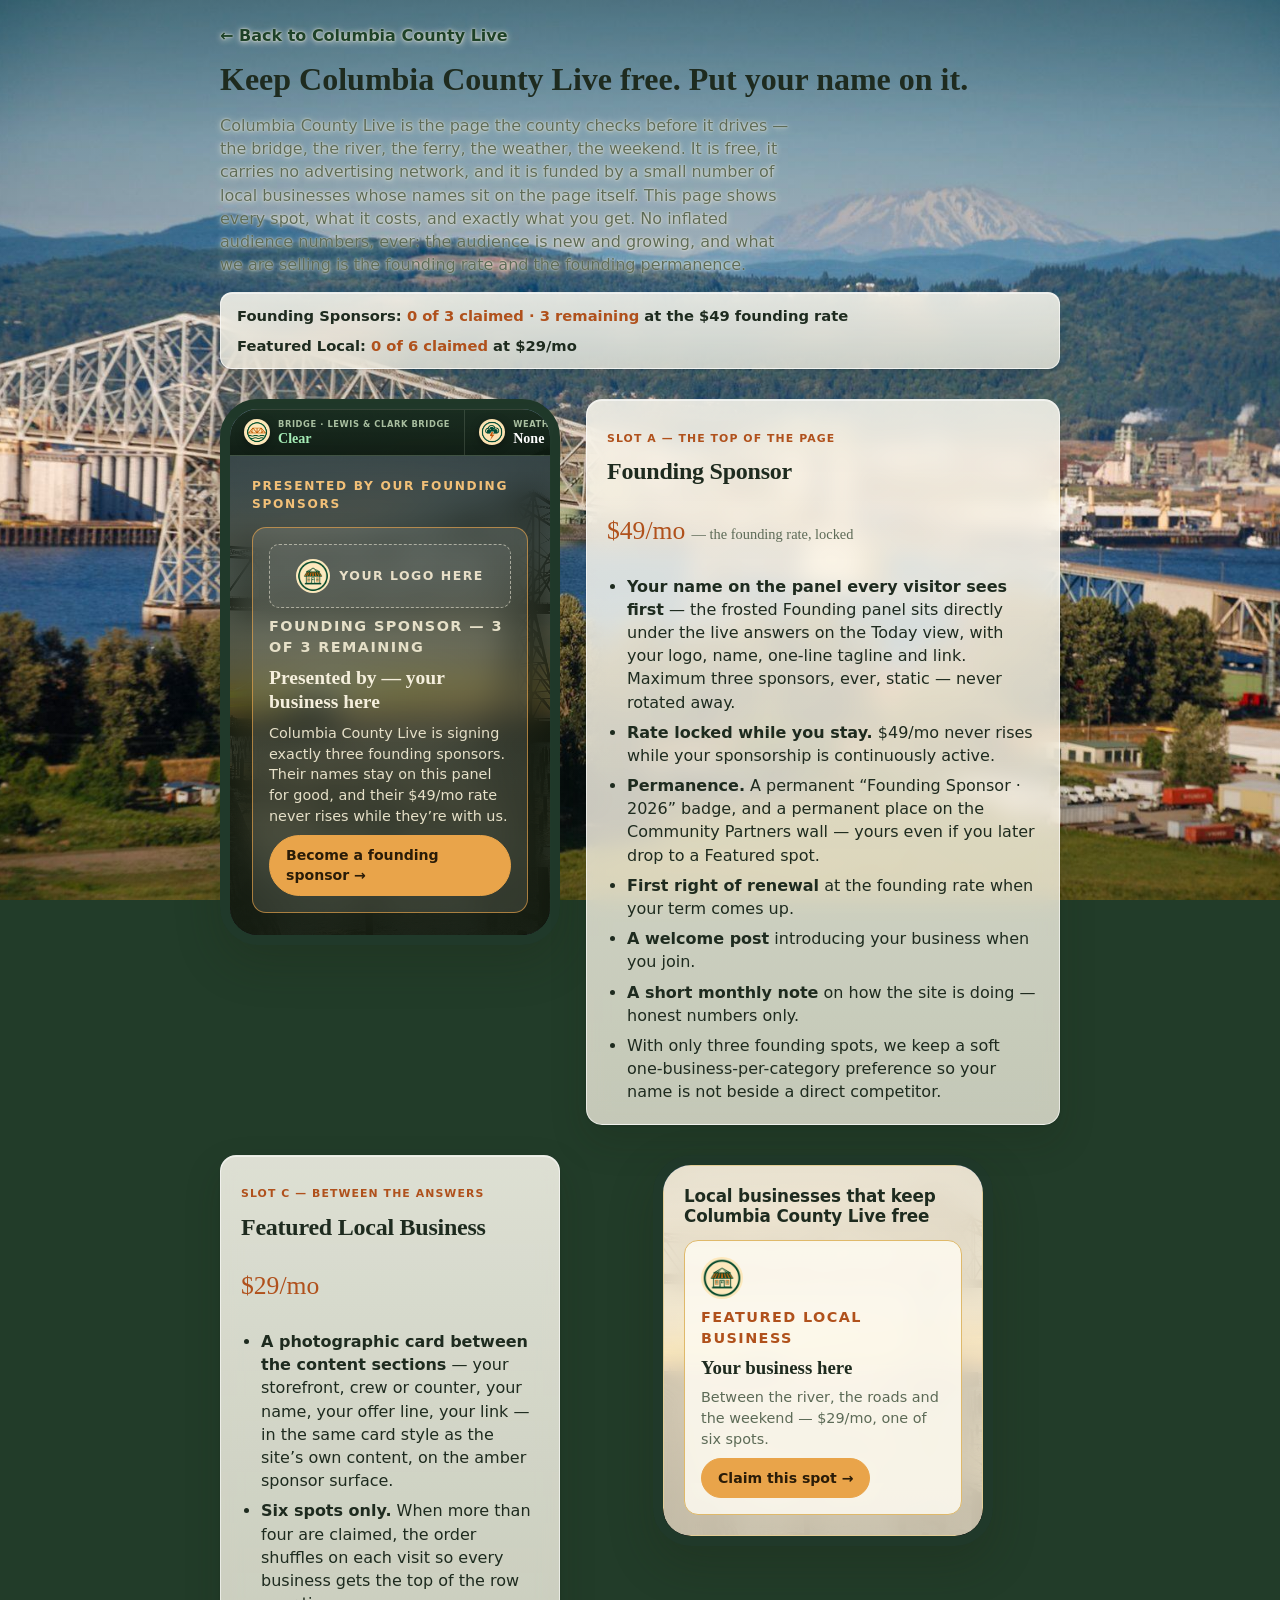
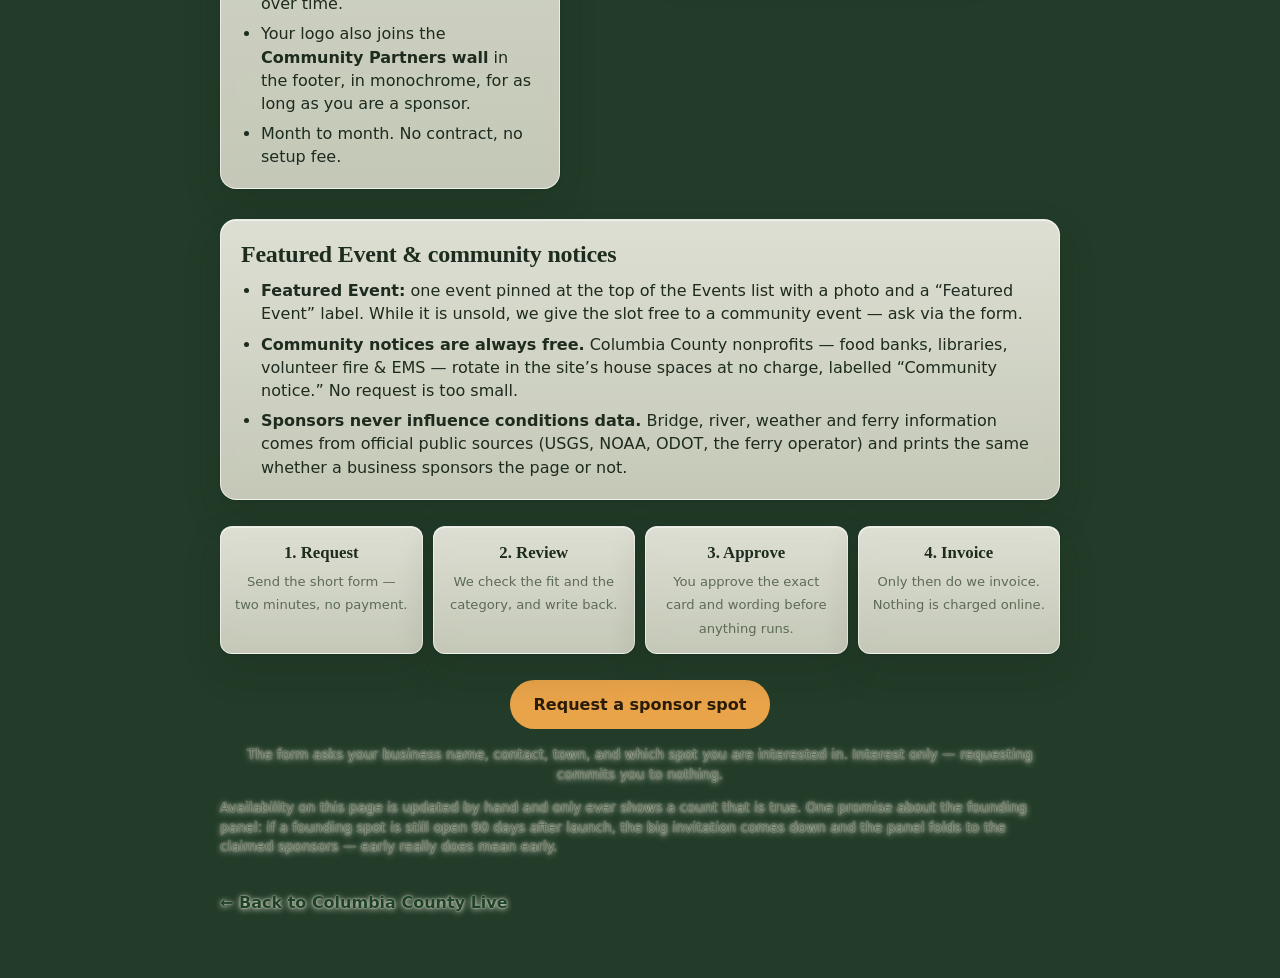
<file: sponsor.html>
<!DOCTYPE html>
<html lang="en">
<head>
<meta charset="utf-8">
<meta name="viewport" content="width=device-width, initial-scale=1">
<title>Sponsor — Columbia County Live</title>
<meta name="description" content="Become a founding sponsor or featured local business on Columbia County Live, the free live-conditions page for Columbia County, Oregon. Three founding spots at a locked $49/mo founding rate; featured local spots at $29/mo. Request, review, approve, invoice — no payment taken online.">
<meta name="theme-color" content="#1e4228">
<link rel="icon" type="image/png" sizes="48x48" href="img/favicon-48.png">
<link rel="stylesheet" href="style.css">
<script>
(function(){var t=null;try{var q=new URLSearchParams(location.search).get("theme");if(q==="dark"||q==="light")t=q;if(!t)t=localStorage.getItem("ccl-theme");if(t!=="dark"&&t!=="light")t=null;}catch(e){}
if(!t)t=(window.matchMedia&&matchMedia("(prefers-color-scheme: dark)").matches)?"dark":"light";
document.documentElement.setAttribute("data-theme",t);})();
</script>
</head>
<body class="sponsor-page">

<!-- v3: full-page county photo background — one calm static photo per
     theme (the bridge). No cycling. This page has no hero, so the
     bridge belongs here; since v4 the homepage's Today backgrounds
     are river photos instead, because there the bridge photo sits
     directly under the bridge hero. -->
<div class="page-bg" aria-hidden="true">
  <div class="bg-stack bg-day">
    <div class="bg-layer on" style="background-image:url('img/bg/bg-day-1.jpg')"></div>
  </div>
  <div class="bg-stack bg-dusk">
    <div class="bg-layer on" style="background-image:url('img/bg/bg-dusk-1.jpg')"></div>
  </div>
</div>

<main class="sp-wrap">

  <a class="sp-back" href="index.html">&larr; Back to Columbia County Live</a>

  <header class="sp-hero">
    <h1>Keep Columbia County Live free. Put your name on it.</h1>
    <p>Columbia County Live is the page the county checks before it drives — the bridge, the river, the ferry, the weather, the weekend. It is free, it carries no advertising network, and it is funded by a small number of local businesses whose names sit on the page itself. This page shows every spot, what it costs, and exactly what you get. No inflated audience numbers, ever: the audience is new and growing, and what we are selling is the founding rate and the founding permanence.</p>
  </header>

  <div class="sp-avail" role="status">
    <span>Founding Sponsors: <span class="rem">0 of 3 claimed &middot; 3 remaining</span> at the $49 founding rate</span>
    <span>Featured Local: <span class="rem">0 of 6 claimed</span> at $29/mo</span>
  </div>

  <section id="founding" aria-label="Founding sponsor">
    <div class="sp-grid">
      <div class="sp-phone" aria-hidden="true">
        <div class="mock-strip">
          <span class="ms-item">
            <img class="gl-ico" src="img/icons/icon-bridge.png" alt="">
            <span class="ms-main"><span class="ms-top">Bridge · Lewis &amp; Clark Bridge</span><span class="ms-val ok">Clear</span></span>
          </span>
          <span class="ms-item">
            <img class="gl-ico" src="img/icons/icon-alert.png" alt="">
            <span class="ms-main"><span class="ms-top">Weather alerts · NWS</span><span class="ms-val">None</span></span>
          </span>
          <span class="ms-item">
            <img class="gl-ico" src="img/icons/icon-river.png" alt="">
            <span class="ms-main"><span class="ms-top">Columbia River</span><span class="ms-val">At the gauge</span></span>
          </span>
        </div>
        <section class="founding-panel">
          <div class="founding-inner">
            <p class="founding-eyebrow">Presented by our Founding Sponsors</p>
            <div class="founding-cells">
              <article class="founding-cell invite">
                <div class="ghost-logo"><img src="img/icons/icon-sponsor.png" alt=""><span>Your logo here</span></div>
                <p class="cell-eyebrow">Founding Sponsor — 3 of 3 remaining</p>
                <h3>Presented by — your business here</h3>
                <p>Columbia County Live is signing exactly three founding sponsors. Their names stay on this panel for good, and their $49/mo rate never rises while they&rsquo;re with us.</p>
                <span class="founding-cta">Become a founding sponsor &rarr;</span>
              </article>
            </div>
          </div>
        </section>
      </div>
      <div class="sp-terms">
        <p class="cell-eyebrow" style="color:var(--warm)">Slot A — the top of the page</p>
        <h2>Founding Sponsor</h2>
        <p class="sp-price">$49/mo <span style="font-size:.9rem;color:var(--muted)">— the founding rate, locked</span></p>
        <ul>
          <li><strong>Your name on the panel every visitor sees first</strong> — the frosted Founding panel sits directly under the live answers on the Today view, with your logo, name, one-line tagline and link. Maximum three sponsors, ever, static — never rotated away.</li>
          <li><strong>Rate locked while you stay.</strong> $49/mo never rises while your sponsorship is continuously active.</li>
          <li><strong>Permanence.</strong> A permanent &ldquo;Founding Sponsor &middot; 2026&rdquo; badge, and a permanent place on the Community Partners wall — yours even if you later drop to a Featured spot.</li>
          <li><strong>First right of renewal</strong> at the founding rate when your term comes up.</li>
          <li><strong>A welcome post</strong> introducing your business when you join.</li>
          <li><strong>A short monthly note</strong> on how the site is doing — honest numbers only.</li>
          <li>With only three founding spots, we keep a soft one-business-per-category preference so your name is not beside a direct competitor.</li>
        </ul>
      </div>
    </div>
  </section>

  <section id="featured" aria-label="Featured local business">
    <div class="sp-grid">
      <div class="sp-terms">
        <p class="cell-eyebrow" style="color:var(--warm)">Slot C — between the answers</p>
        <h2>Featured Local Business</h2>
        <p class="sp-price">$29/mo</p>
        <ul>
          <li><strong>A photographic card between the content sections</strong> — your storefront, crew or counter, your name, your offer line, your link — in the same card style as the site&rsquo;s own content, on the amber sponsor surface.</li>
          <li><strong>Six spots only.</strong> When more than four are claimed, the order shuffles on each visit so every business gets the top of the row over time.</li>
          <li>Your logo also joins the <strong>Community Partners wall</strong> in the footer, in monochrome, for as long as you are a sponsor.</li>
          <li>Month to month. No contract, no setup fee.</li>
        </ul>
      </div>
      <div class="sp-phone" aria-hidden="true">
        <section class="featured-local">
          <h2 class="featured-title">Local businesses that keep Columbia County Live free</h2>
          <div class="featured-row">
            <article class="featured-card invite">
              <img class="feat-ico" src="img/icons/icon-sponsor.png" alt="">
              <p class="cell-eyebrow">Featured Local Business</p>
              <h3>Your business here</h3>
              <p>Between the river, the roads and the weekend — $29/mo, one of six spots.</p>
              <span class="founding-cta">Claim this spot &rarr;</span>
            </article>
          </div>
        </section>
      </div>
    </div>
  </section>

  <section class="sp-terms" aria-label="Featured event and community notices">
    <h2>Featured Event &amp; community notices</h2>
    <ul>
      <li><strong>Featured Event:</strong> one event pinned at the top of the Events list with a photo and a &ldquo;Featured Event&rdquo; label. While it is unsold, we give the slot free to a community event — ask via the form.</li>
      <li id="community"><strong>Community notices are always free.</strong> Columbia County nonprofits — food banks, libraries, volunteer fire &amp; EMS — rotate in the site&rsquo;s house spaces at no charge, labelled &ldquo;Community notice.&rdquo; No request is too small.</li>
      <li><strong>Sponsors never influence conditions data.</strong> Bridge, river, weather and ferry information comes from official public sources (USGS, NOAA, ODOT, the ferry operator) and prints the same whether a business sponsors the page or not.</li>
    </ul>
  </section>

  <section aria-label="How sponsorship works">
    <div class="sp-steps">
      <div class="sp-step"><strong>1. Request</strong><span>Send the short form — two minutes, no payment.</span></div>
      <div class="sp-step"><strong>2. Review</strong><span>We check the fit and the category, and write back.</span></div>
      <div class="sp-step"><strong>3. Approve</strong><span>You approve the exact card and wording before anything runs.</span></div>
      <div class="sp-step"><strong>4. Invoice</strong><span>Only then do we invoice. Nothing is charged online.</span></div>
    </div>
    <p style="text-align:center">
      <a class="sp-cta" href="https://forms.gle/D4poEqfu1ogoMr4r6" target="_blank" rel="noopener">Request a sponsor spot</a>
    </p>
    <p class="sp-note" style="text-align:center">The form asks your business name, contact, town, and which spot you are interested in. Interest only — requesting commits you to nothing.</p>
    <p class="sp-note">Availability on this page is updated by hand and only ever shows a count that is true. One promise about the founding panel: if a founding spot is still open 90 days after launch, the big invitation comes down and the panel folds to the claimed sponsors — early really does mean early.</p>
  </section>

  <p style="margin-top:34px"><a class="sp-back" href="index.html">&larr; Back to Columbia County Live</a></p>

</main>
<!-- v3: no background script on this page — the photo is static per theme. -->
</body>
</html>
</file>
<file: style.css>
/* Columbia County Live — Redesign 2026-11-04 styles.
   Modern light system: ink/slate text on white cards over a very light
   gray-blue page, one accent (river blue), status colors only for status.
   Clean system sans everywhere (the old display serif is retired), 16px card
   radius, whisper shadows, 8/12/16/24 spacing scale. The page is four
   views (Today / Travel / Outdoors / Events & More) switched by the tab
   bar — bottom bar on phones, top bar on desktop. */
:root{
  --bg:#f1ecdc;
  --panel:#fbf8ee;
  --panel-2:#f0ead6;
  --panel-3:#e3dcc2;
  --border:#d9d1b6;
  --text:#1e2b1f;
  --muted:#5d6b57;
  --accent:#2e5d3a;
  --accent-dark:#1e4228;
  --accent-2:#2e7d3f; /* darkened 2026-11-04 (WS-1 a11y): #0d8a5f was 3.9:1 on panel-2 / 4.35:1 on white as text — Lighthouse color-contrast failure; #0b7a52 is 4.80:1 / 5.36:1 */
  --warm:#b0511c;
  --warm-fill:#e9a44a;
  --warn:#b0511c;
  --danger:#b3352b;
  --radius:16px;
  --shadow:0 1px 2px rgba(43,52,30,.06),0 10px 28px rgba(43,52,30,.07);
  --sponsor-bg:#f6ead0;
  --sans:system-ui,-apple-system,BlinkMacSystemFont,"Segoe UI",Roboto,Helvetica,Arial,sans-serif;
  --display:Georgia,"Iowan Old Style","Palatino Linotype","Times New Roman",serif;
}
*{box-sizing:border-box}
html,body{margin:0;padding:0}
html{scroll-behavior:smooth}
body{
  background:linear-gradient(180deg,#faf6ea,var(--bg) 480px) no-repeat,var(--bg);
  color:var(--text);
  font-family:var(--sans);
  line-height:1.45;
  -webkit-font-smoothing:antialiased;
}
a{color:var(--accent)}
a:focus-visible,button:focus-visible{outline:2px solid var(--accent-dark);outline-offset:2px}
h1,h2,h3{margin:0;line-height:1.2;font-family:var(--sans)}
h2{font-weight:700;letter-spacing:-.01em}
.small{font-size:.82rem;color:var(--muted)}
::selection{background:rgba(46,93,58,.25)}

/* ---------- Hero (slim banner) ---------- */
.hero{position:relative;overflow:hidden;border-bottom:1px solid var(--border)}
.hero-img{
  position:absolute;inset:0;width:100%;height:100%;z-index:0;
  object-fit:cover;object-position:center 62%;
  filter:saturate(.86) contrast(1.04) brightness(.95);
}
.hero::after{
  content:"";position:absolute;inset:0;pointer-events:none;z-index:0;
  background:
    url("data:image/svg+xml,%3Csvg xmlns='http://www.w3.org/2000/svg' width='480' height='300' viewBox='0 0 480 300'%3E%3Cg fill='none' stroke='%23ffffff' stroke-opacity='0.16'%3E%3Ccircle cx='428' cy='16' r='28'/%3E%3Ccircle cx='428' cy='16' r='58'/%3E%3Ccircle cx='428' cy='16' r='88'/%3E%3Ccircle cx='428' cy='16' r='118'/%3E%3Ccircle cx='428' cy='16' r='148'/%3E%3C/g%3E%3C/svg%3E") right top no-repeat,
    linear-gradient(180deg,rgba(9,22,13,.58) 0%,rgba(9,22,13,.40) 52%,rgba(9,22,13,.68) 100%);
}
.hero-inner{
  position:relative;z-index:1;max-width:1200px;margin:0 auto;
  padding:16px 20px 14px;
  display:flex;flex-direction:column;
}
.hero-top{display:flex;justify-content:space-between;align-items:flex-start;gap:16px}
.brand{display:flex;align-items:center;gap:12px}
.brand-mark{
  font-size:1.45rem;line-height:1;padding:7px 8px;
  background:rgba(10,24,14,.55);border:1px solid rgba(255,255,255,.25);
  border-radius:12px;backdrop-filter:blur(5px);-webkit-backdrop-filter:blur(5px);
}
.brand-name{
  font-size:1.28rem;font-weight:800;letter-spacing:-.01em;
  color:#fff;text-shadow:0 2px 14px rgba(0,0,0,.5);
}
.live-word{color:var(--warm-fill)}
.tagline{margin:2px 0 0;color:#d7e6f2;font-size:.86rem;text-shadow:0 1px 8px rgba(0,0,0,.55)}
.header-clock{
  text-align:right;background:rgba(8,20,32,.55);
  border:1px solid rgba(255,255,255,.22);border-radius:12px;
  padding:7px 13px;backdrop-filter:blur(6px);-webkit-backdrop-filter:blur(6px);
}
.clock{font-size:1.18rem;font-weight:700;font-variant-numeric:tabular-nums;color:#fff}
.clock-label{color:#cfe0f0;font-size:.7rem;text-transform:uppercase;letter-spacing:.08em}
.hero-title{
  font-weight:800;letter-spacing:-.015em;
  font-size:clamp(1.32rem,2.6vw,1.8rem);line-height:1.15;
  margin-top:14px;max-width:22em;color:#fff;
  text-shadow:0 2px 20px rgba(0,0,0,.5);
}
.hero-title em{font-style:normal;color:var(--warm-fill)}
.hero-promise{
  max-width:72ch;color:#e3eef7;font-size:.9rem;margin:6px 0 12px;
  text-shadow:0 1px 10px rgba(0,0,0,.6);
}
.status-strip{display:flex;flex-wrap:wrap;gap:8px}
.status-strip a{
  display:inline-flex;align-items:center;gap:7px;
  background:rgba(9,22,36,.66);border:1px solid rgba(255,255,255,.22);
  color:#eef4fa;text-decoration:none;font-size:.84rem;font-weight:600;
  padding:7px 13px;border-radius:999px;
  backdrop-filter:blur(6px);-webkit-backdrop-filter:blur(6px);
  transition:border-color .15s ease,transform .15s ease;
}
.status-strip a:hover{border-color:var(--warm-fill);transform:translateY(-1px)}
.pulse-dot{
  width:8px;height:8px;border-radius:50%;background:#2fbf71;flex:0 0 auto;
  box-shadow:0 0 0 0 rgba(47,191,113,.45);animation:pulse 2.4s ease-out infinite;
}
@keyframes pulse{
  0%{box-shadow:0 0 0 0 rgba(47,191,113,.45)}
  70%{box-shadow:0 0 0 8px rgba(47,191,113,0)}
  100%{box-shadow:0 0 0 0 rgba(47,191,113,0)}
}

/* ---------- Tab bar (view switcher) ---------- */
.tabbar{
  position:sticky;top:0;z-index:950;height:57px;
  display:flex;align-items:center;justify-content:center;gap:6px;
  padding:8px 12px;
  background:rgba(255,255,255,.9);border-bottom:1px solid var(--border);
  backdrop-filter:blur(10px);-webkit-backdrop-filter:blur(10px);
}
.tab-btn{
  display:inline-flex;align-items:center;gap:7px;
  font:inherit;font-size:.94rem;font-weight:600;color:var(--muted);
  background:transparent;border:1px solid transparent;border-radius:999px;
  padding:9px 18px;cursor:pointer;
  transition:background .18s ease,color .18s ease,transform .12s ease,box-shadow .18s ease;
}
.tab-btn:hover{color:var(--text);background:var(--panel-2)}
.tab-btn:active{transform:scale(.97)}
.tab-btn.active{
  background:var(--accent);color:#fff;border-color:var(--accent);
  box-shadow:0 3px 10px rgba(30,66,40,.32);
}
.tab-ico{font-size:1.02rem;line-height:1}
@media (max-width:899px){
  .tabbar{
    position:fixed;top:auto;bottom:0;left:0;right:0;height:auto;z-index:1200;
    justify-content:space-around;gap:2px;
    padding:6px 6px calc(6px + env(safe-area-inset-bottom));
    border-bottom:none;border-top:1px solid var(--border);
    background:rgba(255,255,255,.96);
  }
  .tab-btn{flex:1;flex-direction:column;gap:2px;padding:6px 4px;font-size:.7rem;border-radius:12px}
  .tab-ico{font-size:1.15rem}
  body{padding-bottom:82px}
}

/* Sticky status bar */
.sticky-bar{
  position:sticky;top:0;z-index:900;
  display:flex;align-items:center;gap:8px;flex-wrap:wrap;
  padding:8px 16px;
  background:rgba(255,255,255,.94);border-bottom:1px solid var(--border);
  backdrop-filter:blur(8px);-webkit-backdrop-filter:blur(8px);
}
@media (min-width:900px){.sticky-bar{top:57px}}
.sticky-brand{font-weight:800;font-size:.95rem;letter-spacing:-.01em;margin-right:2px}
.sticky-pill{
  text-decoration:none;color:var(--text);font-size:.8rem;font-weight:700;
  border:1px solid var(--border);border-radius:999px;padding:4px 11px;background:var(--panel-2);
}
.sticky-pill.ok{border-color:var(--accent-2);color:var(--accent-2)}
.sticky-pill.warn{border-color:var(--warn);color:var(--warn)}
.sticky-pill.bad{border-color:#e5a3a3;color:#991b1b;background:#fdecec}
.sticky-links{display:flex;gap:4px;margin-left:auto}
.sticky-links a{color:var(--muted);text-decoration:none;font-size:.82rem;font-weight:600;padding:4px 8px;border-radius:8px}
.sticky-links a:hover{color:var(--text);background:var(--panel-2)}
@media (max-width:560px){.sticky-links{display:none}}

/* Alert banner */
.alert-banner{
  max-width:1200px;margin:14px auto 0;padding:12px 18px;width:calc(100% - 40px);
  background:#fdecec;border:1px solid #e5a3a3;border-radius:var(--radius);
  color:#7c1d1d;font-size:.95rem;
}
.alert-banner strong{color:#5f1212}
@media (max-width:920px){.alert-banner{width:calc(100% - 24px)}}

/* ---------- Views ---------- */
.views{max-width:1200px;margin:0 auto;padding:16px 20px 8px}
.view{display:flex;flex-direction:column;gap:16px;min-width:0}
.view[hidden]{display:none!important}
.view-active{animation:viewIn .22s ease both}
@keyframes viewIn{from{opacity:0;transform:translateY(8px)}to{opacity:1;transform:none}}
@media (min-width:900px){
  #view-travel{display:grid;grid-template-columns:1fr 1fr;gap:16px;align-items:start}
  #view-travel .map-card,#view-travel #roads-card,#view-travel #ferry-card{grid-column:1 / -1}
  #view-outdoors{display:grid;grid-template-columns:1fr 1fr;gap:16px;align-items:start}
  #view-outdoors #alerts-card,#view-outdoors #rivers-card{grid-column:1 / -1}
}
@media (max-width:899px){
  .views{padding:12px 12px 4px}
}

/* Reveal-on-first-sight (class added by JS only — content is never
   gated on animation; no-JS and no-IO visitors simply see the cards) */
.reveal{opacity:0;transform:translateY(12px)}
.reveal.inview{opacity:1;transform:none;transition:opacity .5s ease,transform .5s ease}

/* At-a-glance KPI strip */
.glance{
  display:grid;grid-template-columns:repeat(4,1fr);gap:10px;
}
.glance-tile{
  display:flex;flex-direction:column;gap:2px;text-decoration:none;color:var(--text);
  background:var(--panel);
  border:1px solid var(--border);border-radius:var(--radius);
  padding:14px 16px;box-shadow:var(--shadow);
  transition:border-color .15s ease,transform .15s ease;
}
.glance-tile:hover{border-color:var(--accent);transform:translateY(-1px)}
.glance-tile:active{transform:translateY(1px)}
.glance-label{font-size:.72rem;text-transform:uppercase;letter-spacing:.08em;color:var(--muted);font-weight:700}
.glance-val{font-size:1.42rem;font-weight:800;letter-spacing:-.01em;line-height:1.15;overflow:hidden;text-overflow:ellipsis;display:-webkit-box;-webkit-line-clamp:2;-webkit-box-orient:vertical;transition:color .4s ease}
.glance-val.ok{color:var(--accent-2)}
.glance-val.warn{color:var(--warn)}
.glance-val.bad{color:var(--danger)}
.glance-sub{font-size:.76rem;color:var(--muted)}
@media (max-width:560px){.glance{grid-template-columns:1fr 1fr}.glance-val{font-size:1.12rem}}

/* Cards */
.card{
  background:var(--panel);
  border:1px solid var(--border);
  border-radius:var(--radius);
  padding:20px;
  box-shadow:var(--shadow);
  min-width:0;
}
.card-head{display:flex;justify-content:space-between;align-items:baseline;gap:10px;margin-bottom:10px}
.card-head h2{font-size:1.06rem}
.updated{font-size:.72rem;color:var(--muted);white-space:nowrap}
.card-note{color:var(--muted);font-size:.9rem;margin:6px 0 12px}
.panel-body{min-height:40px}
.loading{color:var(--muted);font-size:.9rem}
.loading::after{
  content:"";display:block;height:10px;max-width:430px;margin-top:10px;border-radius:6px;
  background:linear-gradient(90deg,var(--panel-2) 25%,var(--panel-3) 50%,var(--panel-2) 75%);
  background-size:200% 100%;animation:shimmer 1.3s linear infinite;
}
@keyframes shimmer{from{background-position:180% 0}to{background-position:-20% 0}}
.fallback{color:var(--muted);font-size:.9rem}
.text-link{font-size:.88rem;text-decoration:none}
.text-link:hover{text-decoration:underline}
.subhead{
  font-size:.74rem;font-weight:700;text-transform:uppercase;letter-spacing:.09em;
  color:var(--muted);margin:16px 0 6px;
}

/* Card photo headers — one consistent strip, gentle modern grade */
.photo-card{padding-top:0;overflow:hidden}
.card-photo{position:relative;margin:0 -20px 16px;height:132px;background:#ddd5ba}
.card-photo img{
  width:100%;height:100%;object-fit:cover;display:block;
  filter:saturate(.88) contrast(1.03);
}
.card-photo::after{
  content:"";position:absolute;left:0;right:0;bottom:0;height:46%;pointer-events:none;
  background:linear-gradient(180deg,rgba(12,26,15,0),rgba(12,26,15,.28));
}
.photo-courthouse img{object-position:center 34%}
.photo-dock img{object-position:center 62%}
.photo-ferry img{object-position:center 55%}
.photo-pano img{object-position:center 50%}
@media (max-width:560px){.card-photo{height:118px}}

/* Map */
.map-card{padding:12px}
.map-toolbar{display:flex;flex-wrap:wrap;align-items:center;gap:6px;padding:2px 2px 10px}
.map-tool-btn{
  background:var(--panel-2);color:var(--text);border:1px solid var(--border);
  border-radius:999px;padding:6px 13px;font-size:.82rem;font-weight:700;cursor:pointer;
  transition:border-color .15s ease,transform .12s ease;
}
.map-tool-btn:hover{border-color:var(--accent)}
.map-tool-btn:active{transform:scale(.97)}
.map-towns{display:inline-flex;flex-wrap:wrap;gap:6px;flex:1}
.map-town-chip{
  background:transparent;color:var(--muted);border:1px solid var(--border);
  border-radius:999px;padding:5px 11px;font-size:.8rem;cursor:pointer;
}
.map-town-chip:hover{color:var(--text);border-color:var(--accent)}
#map:fullscreen{height:100%;border-radius:0}
#map{height:440px;border-radius:12px;background:#dce7ef;z-index:0}
@media (max-width:920px){#map{height:320px}}
.map-legend{display:flex;flex-wrap:wrap;gap:14px;padding:10px 6px 2px;color:var(--muted);font-size:.8rem}
.dot{display:inline-block;width:10px;height:10px;border-radius:50%;margin-right:5px;vertical-align:middle}
.dot-town{background:#2e5d3a}
.dot-gauge{background:#0d8a5f}
.dot-quake{background:#e05252}
.dot-landmark{background:#d97706}
.leaflet-popup-content{font-size:.85rem;line-height:1.4}
.emoji-pin{background:none;border:none;font-size:20px;line-height:1;text-shadow:0 1px 4px rgba(0,0,0,.6)}

/* Link tiles */
.link-grid{display:grid;grid-template-columns:1fr 1fr;gap:10px}
.link-tile{
  display:block;text-decoration:none;color:var(--text);
  background:var(--panel-2);border:1px solid var(--border);border-radius:12px;
  padding:12px 14px;transition:border-color .15s ease, transform .15s ease;
}
.link-tile:hover{border-color:var(--accent);transform:translateY(-1px)}
.link-tile strong{display:block;font-size:.95rem;margin-bottom:3px}
.link-tile span{color:var(--muted);font-size:.82rem}
@media (max-width:560px){.link-grid{grid-template-columns:1fr}}

/* Ferry */
.ferry-grid{display:grid;grid-template-columns:repeat(3,1fr);gap:10px;margin-bottom:10px}
@media (max-width:560px){.ferry-grid{grid-template-columns:1fr}}
.ferry-box{background:var(--panel-2);border:1px solid var(--border);border-radius:12px;padding:10px 12px}
.ferry-box h3{font-size:.85rem;color:var(--accent);margin-bottom:4px}
.ferry-box p{margin:0;font-size:.9rem}

/* Ferry next-boat countdown */
.ferry-next{margin:4px 0 14px}
.ferry-next-head{font-size:1.12rem;font-weight:800;letter-spacing:-.01em;margin-bottom:8px}
.ferry-next-head .fn-when{color:var(--warm)}
.ferry-next-grid{display:grid;grid-template-columns:1fr 1fr;gap:10px}
.ferry-next-box{background:var(--panel-2);border:1px solid var(--border);border-radius:12px;padding:10px 12px}
.ferry-next-box .fn-side{font-size:.78rem;text-transform:uppercase;letter-spacing:.06em;color:var(--muted);font-weight:700}
.ferry-next-box .fn-count{font-size:1.3rem;font-weight:800;font-variant-numeric:tabular-nums;line-height:1.2}
.ferry-next-box .fn-time{color:var(--muted);font-size:.82rem}
.ferry-next-box.last-boat{border-color:var(--warn)}
.fn-last{display:inline-block;color:#23160a;background:var(--warm-fill);font-size:.68rem;font-weight:800;border-radius:999px;padding:1px 8px;margin-left:6px;vertical-align:2px;text-transform:uppercase;letter-spacing:.05em}
@media (max-width:560px){.ferry-next-grid{grid-template-columns:1fr}}

/* Alerts */
.alert-item{border-left:4px solid var(--warn);background:var(--panel-2);border-radius:10px;padding:10px 12px;margin-bottom:10px}
.alert-item.severe{border-left-color:var(--danger)}
.alert-item h3{font-size:.95rem;margin-bottom:3px}
.alert-item p{margin:0;color:var(--muted);font-size:.85rem}
.no-alerts{color:var(--accent-2);font-size:.92rem}

/* Forecast */
.town-picker{display:flex;flex-wrap:wrap;gap:6px;margin-bottom:12px}
.town-btn{
  background:var(--panel-2);color:var(--muted);border:1px solid var(--border);
  border-radius:999px;padding:5px 12px;font-size:.82rem;cursor:pointer;
  transition:background .15s ease,color .15s ease,border-color .15s ease;
}
.town-btn:hover{color:var(--text);border-color:var(--accent)}
.town-btn.active{background:var(--accent);border-color:var(--accent);color:#fff;font-weight:700}
.forecast-periods{display:grid;grid-template-columns:1fr 1fr;gap:8px}
@media (max-width:560px){.forecast-periods{grid-template-columns:1fr}}
.period{background:var(--panel-2);border:1px solid var(--border);border-radius:12px;padding:9px 11px}
.period h4{margin:0 0 2px;font-size:.83rem;color:var(--accent)}
.period .temp{font-size:1.15rem;font-weight:800}
.period p{margin:2px 0 0;color:var(--muted);font-size:.8rem}

/* Rivers */
.river-row{display:flex;flex-wrap:wrap;justify-content:space-between;gap:12px;padding:10px 0;border-bottom:1px solid var(--border)}
.river-spark{flex-basis:100%;margin-top:2px}
.river-spark svg{width:100%;height:46px;display:block;animation:sparkIn .7s ease both}
@keyframes sparkIn{from{opacity:0;transform:translateY(4px)}to{opacity:1;transform:none}}
.river-spark-cap{font-size:.72rem;color:var(--muted);margin-top:2px}
.river-row:last-child{border-bottom:none}
.river-name{font-weight:700;font-size:.93rem}
.river-sub{color:var(--muted);font-size:.78rem}
.river-nums{text-align:right;white-space:nowrap}
.river-nums .big{font-size:1.05rem;font-weight:800;font-variant-numeric:tabular-nums}
.trend-up{color:var(--warn)}
.trend-down{color:var(--accent-2)}
.trend-flat{color:var(--muted)}

/* Quakes */
.quake-row{display:flex;align-items:center;gap:12px;padding:8px 0;border-bottom:1px solid var(--border)}
.quake-row:last-child{border-bottom:none}
.quake-mag{
  flex:0 0 auto;min-width:44px;text-align:center;font-weight:800;font-size:.95rem;
  background:var(--panel-2);border:1px solid var(--border);border-radius:10px;padding:6px 4px;
}
.quake-mag.hot{border-color:#e5a3a3;color:#b32626;background:#fdecec}
.quake-place{font-size:.9rem}
.quake-time{color:var(--muted);font-size:.78rem}

/* Freshness board */
.fresh-row{display:flex;align-items:center;gap:10px;padding:7px 0;border-bottom:1px solid var(--border);font-size:.9rem}
.fresh-row:last-child{border-bottom:none}
.fresh-dot{flex:0 0 auto;width:10px;height:10px;border-radius:50%;background:var(--muted)}
.fresh-dot.dot-ok{background:var(--accent-2)}
.fresh-dot.dot-warn{background:var(--warn)}
.fresh-dot.dot-bad{background:var(--danger)}
.fresh-dot.dot-none{background:transparent;border:1px solid var(--muted)}
.fresh-label{flex:1}
.fresh-age{color:var(--muted);font-size:.82rem;font-variant-numeric:tabular-nums;white-space:nowrap}

/* Share / keep bar */
.share-bar{
  display:flex;flex-wrap:wrap;align-items:center;gap:14px 22px;
  background:var(--panel);
  border:1px solid var(--border);border-radius:var(--radius);box-shadow:var(--shadow);
  padding:20px;
}
.share-copy{flex:1 1 320px}
.share-copy h2{font-size:1.12rem;margin-bottom:4px}
.share-copy p{margin:0;color:var(--muted);font-size:.9rem}
.share-actions{display:flex;flex-wrap:wrap;gap:10px}
.share-btn{
  background:var(--panel);color:var(--text);border:1px solid var(--border);
  border-radius:999px;padding:11px 18px;font-size:.92rem;font-weight:700;cursor:pointer;
  transition:border-color .15s ease,background .15s ease,transform .12s ease;
}
.share-btn:hover{border-color:var(--accent)}
.share-btn:active{transform:translateY(1px)}
.share-btn.primary{background:var(--accent);border-color:var(--accent);color:#fff}
.share-btn.primary:hover{background:var(--accent-dark)}
.install-help{flex-basis:100%;margin:0;color:var(--muted);font-size:.88rem;background:var(--panel-2);border:1px dashed var(--border);border-radius:12px;padding:10px 12px}

/* Footer */
.site-footer{
  padding:18px 4px 30px;
  border-top:1px solid var(--border);color:var(--muted);font-size:.9rem;
}
.site-footer strong{color:var(--text)}

/* Mobile hero trims */
@media (max-width:560px){
  .header-clock{display:none}
  .hero-inner{padding:14px 14px 12px}
  .brand-name{font-size:1.12rem}
  .hero-promise{display:none}
  /* Card heads: let the timestamp drop to its own line instead of
     squeezing the title into a word-per-line column beside the pin. */
  .card-head{flex-wrap:wrap}
  .card-head h2{flex:1 1 auto}
  .card-head .updated{order:3;flex-basis:100%;margin-top:2px}
  .map-towns{order:3;flex-basis:100%;margin-top:2px}
}

/* ---- v1.1: live layers + snapshot panels ---- */
.dot-plane{background:#d97706}
.dot-ship{background:#6366f1}
.dot-fire{background:#ea580c}
.legend-note{flex-basis:100%;font-size:.75rem}
.status-note{
  color:var(--muted);font-size:.88rem;background:#f2f7fb;
  border:1px dashed var(--border);border-radius:12px;padding:10px 12px;margin:0;
}
.leaflet-control-layers{
  background:var(--panel);color:var(--text);border:1px solid var(--border);
  border-radius:10px;font-size:.8rem;
}
.leaflet-control-layers label{color:var(--text)}
.plane-pin span{filter:drop-shadow(0 1px 3px rgba(0,0,0,.7))}

/* Commute verdict */
.commute-verdict{border-radius:12px;padding:13px 15px;border:1px solid var(--border);background:var(--panel-2)}
.commute-verdict .cv-head{font-size:1.18rem;font-weight:800;letter-spacing:-.01em;line-height:1.2}
.commute-verdict .cv-sub{color:var(--muted);font-size:.85rem;margin-top:3px}
.commute-verdict.cv-ok{border-left:5px solid var(--accent-2)}
.commute-verdict.cv-ok .cv-head{color:var(--accent-2)}
.commute-verdict.cv-warn{border-left:5px solid var(--warn)}
.commute-verdict.cv-warn .cv-head{color:var(--warn)}
.commute-verdict.cv-bad{border-left:5px solid var(--danger);background:#fdf1f1}
.commute-verdict.cv-bad .cv-head{color:var(--danger)}

/* Bridge */
.bridge-box{border-radius:12px;padding:12px 14px;margin-bottom:6px;border:1px solid var(--border);background:var(--panel-2)}
.bridge-title{font-weight:800;font-size:1rem;margin-bottom:4px}
.bridge-box p{margin:0;color:var(--muted);font-size:.88rem}
.bridge-clear{border-left:4px solid var(--accent-2)}
.bridge-work{border-left:4px solid var(--warn)}
.bridge-alert{border-left:4px solid var(--danger)}
.bridge-unknown{border-left:4px solid var(--muted)}

/* Incidents */
.incident-row{padding:8px 0;border-bottom:1px solid var(--border);font-size:.9rem}
.incident-row:last-child{border-bottom:none}
.incident-row p{margin:2px 0 0;color:var(--muted);font-size:.83rem}

/* Cameras */
.camera-grid{display:grid;grid-template-columns:repeat(auto-fill,minmax(150px,1fr));gap:10px}
.camera-fig{margin:0;background:var(--panel-2);border:1px solid var(--border);border-radius:12px;overflow:hidden}
.camera-fig img{width:100%;height:96px;object-fit:cover;display:block;background:#d7e2ec}
.camera-fig figcaption{padding:7px 9px;font-size:.76rem;color:var(--muted)}
.camera-fig.cam-dead figcaption::after{content:" — still unavailable";color:var(--warn)}

/* Ships */
.ship-row{display:flex;justify-content:space-between;gap:12px;padding:10px 0;border-bottom:1px solid var(--border)}
.ship-row:last-child{border-bottom:none}

/* Build batch 2026-11-04: My Route strips, incident meta, route-ahead, Bend run */
.route-group{margin:0 0 12px}
.route-group:last-child{margin-bottom:2px}
.route-group-name{font-weight:700;font-size:.85rem;margin:0 0 6px}
.route-strip{display:flex;gap:10px;overflow-x:auto;padding-bottom:6px}
.route-strip .camera-fig{flex:0 0 168px}
.route-strip .camera-fig img{height:104px}
.incident-meta{color:var(--muted);font-size:.76rem;margin-top:2px}
.incident-scope{color:var(--muted);font-size:.8rem;margin:0 0 8px}
.ra-town{padding:10px 0;border-bottom:1px solid var(--border)}
.ra-town:first-child{padding-top:2px}
.ra-town:last-child{border-bottom:none;padding-bottom:2px}
.ra-town-name{font-weight:800;font-size:.95rem;margin-bottom:6px}
.ra-strip{display:flex;gap:8px;overflow-x:auto;padding-bottom:6px}
.ra-chip{flex:0 0 108px;background:var(--panel-2);border:1px solid var(--border);border-radius:12px;padding:8px 9px}
.ra-hour{font-size:.72rem;color:var(--muted);font-weight:700}
.ra-temp{font-size:1.05rem;font-weight:800;font-variant-numeric:tabular-nums}
.ra-wx{font-size:.74rem;color:var(--muted)}
.ra-pop{font-size:.72rem;color:var(--muted)}
.ra-flags{font-size:.82rem;font-weight:600;margin-top:2px}
.ra-flags.ra-clear{color:var(--muted);font-weight:400}
.bend-area{padding:2px 0 10px}
.bend-wx{font-size:.9rem;margin:4px 0 8px}

/* Sky (aircraft filters/list now live on the Travel tab's aircraft card) */
.sky-filters{display:flex;flex-wrap:wrap;gap:6px;margin-bottom:10px}
.sky-filter-btn{
  background:var(--panel-2);color:var(--muted);border:1px solid var(--border);
  border-radius:999px;padding:5px 12px;font-size:.82rem;cursor:pointer;
  transition:background .15s ease,color .15s ease,border-color .15s ease;
}
.sky-filter-btn:hover{color:var(--text);border-color:var(--accent)}
.sky-filter-btn.active{background:var(--accent);border-color:var(--accent);color:#fff;font-weight:700}
.sky-count{margin:0 0 6px;font-size:.92rem}
.sky-row{display:flex;align-items:baseline;gap:10px;padding:6px 0;border-bottom:1px solid var(--border);font-size:.88rem}
.sky-row:last-child{border-bottom:none}
.sky-cs{font-weight:800;min-width:74px}
.sky-meta{color:var(--muted);flex:1}
.sky-alt{font-variant-numeric:tabular-nums;white-space:nowrap}
.iss-line p{margin:8px 0 0;font-size:.88rem;color:var(--muted)}
.iss-line strong{color:var(--text)}

/* Fires */
.fire-row{padding:8px 0;border-bottom:1px solid var(--border)}
.fire-row:last-child{border-bottom:none}
.fire-name{font-weight:700;font-size:.93rem}
.fire-sub{color:var(--muted);font-size:.8rem}

/* Events */
.event-filters{display:flex;flex-wrap:wrap;gap:6px;margin-bottom:10px}
.event-filter-btn{
  background:var(--panel-2);color:var(--muted);border:1px solid var(--border);
  border-radius:999px;padding:5px 12px;font-size:.82rem;cursor:pointer;
  transition:background .15s ease,color .15s ease,border-color .15s ease;
}
.event-filter-btn:hover{color:var(--text);border-color:var(--accent)}
.event-filter-btn.active{background:var(--accent);border-color:var(--accent);color:#fff;font-weight:700}
.event-today-badge{
  display:inline-block;background:var(--warm-fill);color:#23160a;font-size:.66rem;font-weight:800;
  border-radius:999px;padding:1px 8px;margin-left:6px;vertical-align:2px;letter-spacing:.05em;
}
.event-date{
  font-weight:800;font-size:.85rem;color:var(--warm);
  margin:12px 0 4px;text-transform:uppercase;letter-spacing:.04em;
}
.event-date:first-child{margin-top:0}
.event-row{display:flex;gap:10px;align-items:baseline;padding:5px 0;border-bottom:1px solid var(--border);font-size:.9rem}
.event-row:last-of-type{border-bottom:none}
.event-time{flex:0 0 74px;color:var(--muted);font-size:.8rem;font-variant-numeric:tabular-nums}
.event-title{flex:1}
.event-title a{color:var(--text);text-decoration:none}
.event-title a:hover{color:var(--accent);text-decoration:underline}
.event-src{color:var(--muted);font-size:.74rem;white-space:nowrap}
.event-fb-tag{flex:0 0 auto;background:#1877f2;color:#fff;font-size:.68rem;font-weight:700;letter-spacing:.02em;padding:2px 7px;border-radius:999px;white-space:nowrap;align-self:center}
#events-body .status-note{margin-top:12px}
@media (max-width:560px){
  .event-src{display:none}
  .leaflet-control-layers{font-size:.72rem}
}

/* The County Briefing — today's answers, ready to take with you */
.briefing-card{border-left:4px solid var(--accent)}
.briefing-view{margin:0 0 14px}
.briefing-loading{margin:0;padding:6px 0 2px;color:var(--muted);font-size:.93rem}
.briefing-row{display:flex;gap:12px;align-items:flex-start;padding:10px 0;border-bottom:1px solid var(--border)}
.briefing-row:first-child{padding-top:0}
.briefing-row:last-child{border-bottom:none}
.briefing-row-alert{background:var(--panel-2);border:1px solid var(--border);border-left:4px solid var(--warn);border-radius:10px;padding:10px 12px}
.briefing-ico{flex:0 0 28px;font-size:1.15rem;line-height:1.35;text-align:center}
.briefing-main{flex:1;min-width:0}
.briefing-label{font-size:.72rem;text-transform:uppercase;letter-spacing:.08em;color:var(--muted);font-weight:700;margin-bottom:2px}
.briefing-body{font-size:.98rem;line-height:1.45}
.briefing-temp{font-weight:800}
.briefing-items{list-style:none;margin:3px 0 0;padding:0;display:grid;gap:4px}
.briefing-items li{font-size:.93rem;line-height:1.4;padding-left:14px;position:relative}
.briefing-items li::before{content:"•";position:absolute;left:2px;color:var(--muted)}
.briefing-more{font-size:.85rem;color:var(--muted);margin-top:4px}
.briefing-foot{font-size:.74rem;color:var(--muted);margin:10px 0 0;line-height:1.5}
.briefing-actions{display:flex;flex-wrap:wrap;gap:10px}
.briefing-card .install-help{margin-top:12px}

/* Since you were away — return-visit briefing */
.since-card{border-left:4px solid var(--warm-fill)}
.since-dismiss{background:none;border:1px solid var(--border);color:var(--muted);border-radius:8px;width:30px;height:30px;font-size:.8rem;cursor:pointer;flex:none}
.since-dismiss:hover{color:var(--warn);border-color:var(--warn)}
.since-when{font-size:.78rem;text-transform:uppercase;letter-spacing:.07em;color:var(--muted);font-weight:700;margin:2px 0 8px}
.since-list{list-style:none;margin:0;padding:0;display:grid;gap:7px}
.since-list li{font-size:.95rem;line-height:1.45}
.since-quiet,.since-welcome{font-size:.95rem;line-height:1.5;margin:0}

/* My town — the page tunes itself around home (X20 R3) */
.home-chips{display:flex;flex-wrap:wrap;gap:8px;margin:10px 0 6px}
.home-chip{
  background:var(--panel-2);color:var(--muted);border:1px solid var(--border);
  border-radius:999px;padding:6px 14px;font-size:.85rem;cursor:pointer;
  transition:background .15s ease,color .15s ease,border-color .15s ease;
}
.home-chip:hover{color:var(--text);border-color:var(--accent)}
.home-chip.active{background:var(--accent);border-color:var(--accent);color:#fff;font-weight:700}
.home-status{font-size:.95rem;line-height:1.5;margin:4px 0 10px}
.home-actions{display:flex;flex-wrap:wrap;gap:8px}
.home-visit{margin:8px 0 0}
.home-linkbtn{background:none;border:none;color:var(--accent);cursor:pointer;font-size:.85rem;padding:0;text-decoration:underline}
.event-row-home{border-left:3px solid var(--warm-fill);padding-left:8px}
.event-home-badge{
  flex:0 0 auto;background:var(--warm-fill);color:#23160a;font-size:.68rem;font-weight:700;
  border-radius:999px;padding:2px 8px;white-space:nowrap;align-self:center;
}

/* Offline note (X20 R4) */
.offline-note{
  max-width:1200px;margin:14px auto 0;padding:12px 18px;width:calc(100% - 40px);
  background:#fff6dd;border:1px solid #e6cf87;border-radius:var(--radius);
  color:#6d5200;font-size:.95rem;
}
.offline-note a{color:var(--accent-dark);text-decoration:underline}
@media (max-width:920px){.offline-note{width:calc(100% - 24px)}}

/* Tonight & tomorrow — the evening planning brief (X20 R5) */
.plan-card{border-left:4px solid #8b7fd4}
.plan-lines{list-style:none;margin:0;padding:0;display:grid;gap:9px}
.plan-lines li{font-size:.95rem;line-height:1.5;display:flex;gap:9px;align-items:baseline}
.plan-ico{flex:0 0 1.35em;text-align:center}
.plan-warn{color:var(--warm);font-weight:600}
.plan-src{color:var(--muted);font-size:.78rem;margin:10px 0 0}

/* X20 R6 — events: take it with you (add to your own calendar) */
.evcal-note{margin:0 0 8px}
.evcal-btn{
  flex:0 0 auto;align-self:center;
  font:inherit;font-size:.74rem;font-weight:700;white-space:nowrap;
  color:var(--accent);background:transparent;border:1px solid var(--accent);
  border-radius:999px;padding:3px 10px;cursor:pointer;
}
.evcal-btn:hover,.evcal-btn:focus-visible{background:var(--accent);color:#fff}
.evcal-btn.evcal-added{background:var(--accent-2);border-color:var(--accent-2);color:#fff}

/* X20 Round 7 — hear the briefing: the listen button's speaking state */
.share-btn.speaking{background:var(--warm-fill);border-color:var(--warm-fill);color:#23160a;animation:voicePulse 1.6s ease-in-out infinite}
@keyframes voicePulse{0%,100%{box-shadow:0 0 0 0 rgba(217,119,6,.4)}50%{box-shadow:0 0 0 7px rgba(217,119,6,0)}}
@media (prefers-reduced-motion:reduce){.share-btn.speaking{animation:none}}

/* X20 Round 8 — river tides: the day's other schedule */
.tide-station{padding:10px 0;border-bottom:1px solid var(--border)}
.tide-station:last-child{border-bottom:none}
.tide-line{font-size:.95rem;line-height:1.5;margin:6px 0 8px}
.tide-turns{list-style:none;margin:0;padding:0;display:grid;gap:4px}
.tide-turns li{display:flex;justify-content:space-between;gap:12px;font-size:.88rem}
.tide-turn-v{color:var(--muted);font-variant-numeric:tabular-nums;white-space:nowrap}

/* ---------- ISS pass predictions (X20 Round 9) ---------- */
.iss-passes{margin-top:10px;border-top:1px solid var(--border);padding-top:10px}
.iss-passes-head{font-size:.95rem;margin-bottom:6px}
.iss-pass-hero{font-size:.95rem;line-height:1.55;margin:6px 0 10px;padding:10px 12px;
  background:var(--panel-2);border:1px solid var(--border);border-left:3px solid var(--warm-fill);border-radius:10px}
.iss-pass-list{list-style:none;margin:0 0 8px;padding:0;display:grid;gap:8px}
.iss-pass-list li{display:grid;gap:2px;padding:8px 0;border-bottom:1px solid var(--border)}
.iss-pass-list li:last-child{border-bottom:none}
.iss-pass-t{font-weight:600;font-size:.92rem}
.iss-pass-d{font-size:.88rem;color:var(--muted)}
.iss-pass-k{font-size:.85rem;color:var(--warm)}

/* Catch the boat — the ferry leave-by planner (X20 R10) */
.ferry-plan{margin:2px 0 14px}
.fp-dirs{display:flex;flex-wrap:wrap;gap:6px;margin-bottom:10px}
.fp-dir-btn{
  background:var(--panel-2);color:var(--muted);border:1px solid var(--border);
  border-radius:999px;padding:5px 12px;font-size:.82rem;cursor:pointer;
  transition:background .15s ease,color .15s ease,border-color .15s ease;
}
.fp-dir-btn:hover{color:var(--text);border-color:var(--accent)}
.fp-dir-btn.active{background:var(--accent);border-color:var(--accent);color:#fff;font-weight:700}
.fp-towns{display:flex;flex-wrap:wrap;gap:8px;align-items:center;margin-bottom:10px}
.fp-towns[hidden]{display:none}
.fp-from{font-size:.78rem;text-transform:uppercase;letter-spacing:.06em;color:var(--muted);font-weight:700}
.fp-town-chip{
  background:var(--panel-2);color:var(--muted);border:1px solid var(--border);
  border-radius:999px;padding:6px 14px;font-size:.85rem;cursor:pointer;
  transition:background .15s ease,color .15s ease,border-color .15s ease;
}
.fp-town-chip:hover{color:var(--text);border-color:var(--accent)}
.fp-town-chip.active{background:var(--accent);border-color:var(--accent);color:#fff;font-weight:700}
.fp-verdict{background:var(--panel-2);border:1px solid var(--border);border-radius:12px;padding:12px 14px}
.fp-verdict.fp-tight{border-color:var(--warn)}
.fp-verdict.fp-done{font-weight:700}
.fp-verdict.fp-alert{border-color:var(--danger);font-size:.95rem;line-height:1.5}
.fp-leave{font-size:1.18rem;font-weight:800;letter-spacing:-.01em;line-height:1.25}
.fp-leave .fp-time{color:var(--warm);font-variant-numeric:tabular-nums}
.fp-leave .fp-away{font-size:.85rem;font-weight:600;color:var(--muted)}
.fp-sub{color:var(--muted);font-size:.9rem;line-height:1.5;margin-top:4px}
.fp-sub strong{color:var(--text)}
.fp-next{font-size:.92rem;line-height:1.5;margin:10px 0 4px}
.fp-next.fp-last{color:var(--warn)}

/* The County Almanac (X20 R11) */
/* Steelhead Day Index: one row per river — pill + why up front, the
   factor breakdown one tap down. */
.sh-target{font-weight:700;margin:2px 0 8px}
.sh-row{border-top:1px solid var(--border);padding:9px 0 7px}
.sh-row:first-child{border-top:0}
.sh-head{display:flex;justify-content:space-between;align-items:center;gap:10px;
  width:100%;background:none;border:0;padding:2px 0;cursor:pointer;
  font:inherit;color:inherit;text-align:left}
.sh-name{font-weight:700;font-size:1.02rem}
.sh-tag{display:block;font-weight:600;font-size:.74rem;color:var(--muted);margin-top:1px}
.sh-pill{flex:none;border-radius:999px;padding:4px 12px;font-weight:700;font-size:.85rem}
.sh-good{background:#dff2e2;color:#1d5c2e}
.sh-fair{background:#fdf0d5;color:#7a5410}
.sh-poor{background:#eef1f4;color:#5b7186}
.sh-why{margin:4px 0 2px;font-size:.95rem}
.sh-detail{margin:6px 0 2px;padding:8px 10px;background:var(--panel-2);border-radius:10px}
.sh-detail p{margin:4px 0;font-size:.88rem}
.almanac-card{border-left:4px solid var(--warm-fill)}
.alm-verdict{background:var(--panel-2);border:1px solid var(--border);border-radius:12px;padding:12px 14px}
.alm-head{font-size:1.16rem;font-weight:800;letter-spacing:-.01em;line-height:1.3}
.alm-head .alm-away{color:var(--warm);font-variant-numeric:tabular-nums}
.alm-sub{color:var(--muted);font-size:.92rem;line-height:1.5;margin-top:4px}
.alm-sub strong{color:var(--text)}
.alm-arc{display:block;width:100%;max-width:560px;height:auto;margin:4px auto 0}
.alm-arc-day{fill:none;stroke:#d97706;stroke-width:2;opacity:.6}
.alm-arc-night{fill:none;stroke:#bfcfe0;stroke-width:1.5;stroke-dasharray:4 5}
.alm-horizon{stroke:#bfcfe0;stroke-width:1}
.alm-sun{fill:#f7c948;stroke:#e3a008;stroke-width:2}
.alm-sun-down{fill:var(--muted);stroke:var(--border);opacity:.55}
.alm-arc-lab{fill:var(--muted);font-size:11px;font-variant-numeric:tabular-nums}
.alm-facts{display:grid;grid-template-columns:repeat(3,1fr);gap:10px;margin-top:12px}
@media (max-width:560px){.alm-facts{grid-template-columns:1fr 1fr}}
.alm-fact{background:var(--panel-2);border:1px solid var(--border);border-radius:12px;padding:10px 12px}
.alm-k{font-size:.72rem;text-transform:uppercase;letter-spacing:.06em;color:var(--muted);font-weight:700}
.alm-v{font-size:1.04rem;font-weight:700;margin-top:2px;font-variant-numeric:tabular-nums;line-height:1.25}
.alm-s{font-size:.8rem;color:var(--muted);margin-top:1px;line-height:1.4}
.alm-moon-fact{display:flex;gap:12px;align-items:center}
.alm-moon{flex:0 0 auto}
.alm-moon-dark{fill:#ccdcee;stroke:var(--border)}
.alm-moon-lit{fill:#f5d98b}

/* ---------- the county wall: ambient display mode (stays dark by design —
   it is a night-friendly TV display, not page chrome) ---------- */
.wall-overlay{position:fixed;inset:0;z-index:1500;background:radial-gradient(120% 100% at 50% 0%,#10233d 0%,#08111d 58%,#050a13 100%);color:#eef4fb;display:flex;flex-direction:column;align-items:center;justify-content:center;padding:5vh 6vw;box-sizing:border-box;text-align:center;cursor:pointer}
.wall-overlay[hidden]{display:none}
.wall-exit{position:absolute;top:14px;right:16px;width:48px;height:48px;border-radius:50%;border:1px solid rgba(255,255,255,.35);background:rgba(255,255,255,.08);color:#fff;font-size:1.25rem;line-height:1;cursor:pointer;z-index:2}
.wall-exit:hover{background:rgba(255,255,255,.18)}
.wall-scene{max-width:1150px}
.wall-kicker{font-size:clamp(.95rem,2.6vw,1.5rem);letter-spacing:.14em;text-transform:uppercase;color:#f2b25c;font-weight:700;margin-bottom:2.4vh}
.wall-head{font-weight:800;letter-spacing:-.015em;font-size:clamp(2.3rem,8.2vw,6rem);line-height:1.1}
.wall-kind-now .wall-head{font-size:clamp(3.4rem,13vw,9.5rem)}
.wall-sub{margin-top:2.6vh;font-size:clamp(1.15rem,3.4vw,2.05rem);line-height:1.4;color:#c9d8ea}
.wall-kind-alert.wall-warn .wall-head{color:#ffd166}
.wall-kind-alert.wall-severe .wall-head{color:#ff9a8a}
.wall-in{animation:wallfade .6s ease both}
@keyframes wallfade{from{opacity:0;transform:translateY(10px)}to{opacity:1;transform:none}}
.wall-foot{position:absolute;left:0;right:0;bottom:0;display:flex;align-items:center;justify-content:space-between;gap:12px;padding:14px 20px;font-size:.95rem;color:#9fb4cc}
.wall-live{display:inline-flex;align-items:center;gap:8px;font-weight:700;letter-spacing:.12em;color:#7ee2a0;white-space:nowrap}
.wall-dots{display:inline-flex;gap:7px}
.wall-dot{width:9px;height:9px;border-radius:50%;background:rgba(255,255,255,.25);display:block}
.wall-dot.on{background:#f2b25c}
.wall-src{text-align:right}
@media (prefers-reduced-motion: reduce){.wall-in{animation:none}}
.watch-status{margin:2px 0 12px;font-size:.97rem;line-height:1.5}
.watch-status p{margin:0}
.watch-live-line{display:flex;align-items:center;gap:8px}
.watch-actions{display:flex;flex-wrap:wrap;align-items:center;gap:12px;margin:0 0 12px}
.watch-voice{display:inline-flex;align-items:center;gap:7px;font-size:.93rem;cursor:pointer}
.watch-voice input{width:17px;height:17px;accent-color:var(--accent)}
.watch-log{list-style:none;margin:0;padding:0;display:grid;gap:7px}
.watch-log li{font-size:.93rem;line-height:1.45;border-left:3px solid #dbe5ef;padding:2px 0 2px 10px}
.watch-log li.watch-hit{border-left-color:var(--warm-fill)}
.watch-log-time{opacity:.65;font-size:.85em;margin-right:4px}
.watch-card.watch-flash{animation:watchFlash 1.6s ease-in-out 2}
@keyframes watchFlash{0%,100%{box-shadow:none}50%{box-shadow:0 0 0 3px var(--warm-fill)}}
@media (prefers-reduced-motion: reduce){.watch-card.watch-flash{animation:none}}

/* ---------- Finder (X20 R14): one search across the whole page ---------- */
.finder{min-width:0}
.finder-box{
  display:flex;align-items:center;gap:10px;
  background:var(--panel);border:1px solid var(--border);border-radius:999px;
  padding:10px 18px;box-shadow:var(--shadow);
}
.finder-box:focus-within{border-color:var(--accent)}
.finder-icon{font-size:1.15rem;line-height:1}
#finder-input{
  flex:1;min-width:0;background:none;border:none;outline:none;
  color:var(--text);font:inherit;font-size:1.05rem;
}
#finder-input::placeholder{color:var(--muted)}
#finder-input::-webkit-search-cancel-button{display:none}
.finder-hint{margin:8px 6px 0;font-size:.82rem;color:var(--muted)}
.finder-results{
  margin-top:10px;background:var(--panel);border:1px solid var(--border);
  border-radius:var(--radius);box-shadow:var(--shadow);overflow:hidden;
}
.finder-result{
  display:flex;align-items:baseline;gap:10px;width:100%;text-align:left;
  background:none;border:none;border-bottom:1px solid var(--border);
  padding:12px 16px;color:var(--text);font:inherit;cursor:pointer;
}
.finder-result:last-child{border-bottom:none}
.finder-result:hover,.finder-result.active{background:var(--panel-2)}
.finder-kind{
  flex:none;font-size:.68rem;font-weight:700;letter-spacing:.06em;text-transform:uppercase;
  color:#fff;background:var(--accent);border-radius:999px;padding:2px 8px;
}
.finder-kind.kind-town{background:var(--accent-2)}
.finder-kind.kind-event{background:var(--warm-fill);color:#23160a}
.finder-result-main{flex:1;min-width:0}
.finder-result-title{display:block;font-weight:600;white-space:nowrap;overflow:hidden;text-overflow:ellipsis}
.finder-result-sub{display:block;font-size:.82rem;color:var(--muted);white-space:nowrap;overflow:hidden;text-overflow:ellipsis}
.finder-empty{padding:14px 16px;color:var(--muted);font-size:.95rem;line-height:1.5}
.finder-flash{animation:finderFlash 1.3s ease-in-out 2;border-radius:var(--radius)}
@keyframes finderFlash{0%,100%{box-shadow:var(--shadow)}50%{box-shadow:0 0 0 3px var(--warm-fill),var(--shadow)}}
.event-row.finder-flash-row{animation:finderFlashRow 1.3s ease-in-out 2;border-radius:8px}
@keyframes finderFlashRow{0%,100%{background:transparent}50%{background:rgba(245,183,77,.35)}}
@media (prefers-reduced-motion: reduce){
  .finder-flash{animation:none;box-shadow:0 0 0 3px var(--warm-fill),var(--shadow)}
  .event-row.finder-flash-row{animation:none;background:rgba(245,183,77,.35)}
}

/* ---------- X20 R15: air & smoke ---------- */
.air-verdict{display:flex;align-items:center;gap:14px;background:var(--panel-2);border:1px solid var(--border);border-left:5px solid var(--muted);border-radius:12px;padding:12px 14px;margin-bottom:10px}
.air-big{font-size:2.6rem;font-weight:800;letter-spacing:-.02em;line-height:1;font-variant-numeric:tabular-nums}
.air-cat-name{font-size:1.12rem;font-weight:700;line-height:1.25}
.air-cat-sub{color:var(--muted);font-size:.8rem;margin-top:2px}
.air-advice{font-size:.95rem;line-height:1.5;margin:8px 0 4px}
.air-scale{position:relative;height:12px;display:flex;margin:18px 0 4px}
.air-seg{height:100%;opacity:.55}
.air-seg:first-child{border-radius:6px 0 0 6px}
.air-seg:last-child{border-radius:0 6px 6px 0}
.air-marker{position:absolute;top:-5px;width:3px;height:22px;background:#15222f;border-radius:2px;transform:translateX(-50%);box-shadow:0 0 0 2px rgba(255,255,255,.9)}
.air-scale-labels{display:flex;justify-content:space-between;color:var(--muted);font-size:.72rem;font-variant-numeric:tabular-nums;margin-bottom:10px}
.air-day{font-size:.92rem;line-height:1.5;margin:6px 0 10px}
.air-readings{display:grid;gap:4px;font-size:.88rem;color:var(--muted)}
.air-readings strong{color:var(--text);font-variant-numeric:tabular-nums}

/* X20 Round 16 — language toggle (hero pill) + bilingual note in the share bar */
.status-strip .lang-pill{
  display:inline-flex;align-items:center;gap:7px;
  background:rgba(9,22,36,.66);border:1px solid rgba(255,255,255,.22);
  color:#eef4fa;font:inherit;font-size:.85rem;font-weight:600;
  padding:7px 13px;border-radius:999px;cursor:pointer;
  backdrop-filter:blur(6px);-webkit-backdrop-filter:blur(6px);
  transition:border-color .15s ease,transform .15s ease;
}
.status-strip .lang-pill:hover{border-color:var(--warm-fill);transform:translateY(-1px)}
.lang-note{flex-basis:100%;margin:0;color:var(--muted);font-size:.88rem;background:var(--panel-2);border:1px dashed var(--border);border-radius:12px;padding:10px 12px}

/* ---------- X20 R17: before you go — trip check ---------- */
.go-trips{display:flex;flex-wrap:wrap;gap:8px;margin:10px 0 4px}
.go-trip-btn{
  font:inherit;font-size:.92rem;font-weight:600;color:var(--muted);
  background:var(--panel-2);border:1px solid var(--border);border-radius:999px;
  padding:8px 14px;cursor:pointer;transition:border-color .15s ease,color .15s ease,background .15s ease;
}
.go-trip-btn:hover{color:var(--text);border-color:var(--accent)}
.go-trip-btn.active{background:var(--accent);border-color:var(--accent);color:#fff;font-weight:700}
.go-whenrow{display:flex;flex-wrap:wrap;gap:10px 18px;margin:8px 0 12px}
.go-field{display:inline-flex;align-items:center;gap:8px;font-size:.9rem;font-weight:600;color:var(--muted)}
.go-field select{
  font:inherit;font-size:.92rem;font-weight:600;color:var(--text);
  background:var(--panel-2);border:1px solid var(--border);border-radius:10px;
  padding:7px 10px;cursor:pointer;
}
.go-field select:focus-visible{outline:2px solid var(--accent-dark);outline-offset:1px}
.go-verdict{border-radius:12px;padding:13px 15px;margin-bottom:12px;border:1px solid var(--border);background:var(--panel-2)}
.go-verdict-head{font-size:1.28rem;font-weight:800;letter-spacing:-.01em;line-height:1.2}
.go-verdict-sub{color:var(--muted);font-size:.88rem;margin-top:3px;line-height:1.45}
.go-verdict.go-ok{border-left:5px solid var(--accent-2)}
.go-verdict.go-ok .go-verdict-head{color:var(--accent-2)}
.go-verdict.go-warn{border-left:5px solid var(--warn)}
.go-verdict.go-warn .go-verdict-head{color:var(--warn)}
.go-verdict.go-bad{border-left:5px solid var(--danger);background:#fdf1f1}
.go-verdict.go-bad .go-verdict-head{color:var(--danger)}
.go-rows{list-style:none;margin:0 0 12px;padding:0;display:grid;gap:8px}
.go-row{display:flex;gap:10px;align-items:flex-start;background:var(--panel-2);border:1px solid var(--border);border-radius:10px;padding:10px 12px}
.go-row-ico{font-size:1.05rem;line-height:1.35;flex:none}
.go-row-main{display:block;min-width:0}
.go-row-main strong{display:block;font-size:.95rem;line-height:1.35}
.go-row-detail{display:block;color:var(--muted);font-size:.86rem;line-height:1.45;margin-top:2px}
.go-row-bad{border-color:var(--danger)}
.go-row-warn{border-left:4px solid var(--warn)}
.go-row-na{border-style:dashed}
.go-actions{display:flex;flex-wrap:wrap;gap:10px;margin:4px 0 8px}

/* ---------- Your front page (X20 R18) ---------- */
.frontpage{min-width:0}
.frontpage-head{display:flex;justify-content:space-between;align-items:baseline;gap:10px}
.frontpage-head h2{font-size:1.2rem}
.frontpage-note{margin:4px 0 12px}
.frontpage-list{display:flex;flex-direction:column;gap:16px}
.frontpage-list>.card{margin:0;width:100%;max-width:none}
.pin-clear{
  flex:none;font-size:.82rem;font-weight:600;color:var(--muted);
  background:var(--panel-2);border:1px solid var(--border);border-radius:999px;
  padding:6px 12px;cursor:pointer;
}
.pin-clear:hover{color:var(--text);border-color:var(--accent)}
.card-head.has-pin{position:relative;padding-right:96px}
.pin-btn{
  position:absolute;top:0;right:0;flex:none;
  font-size:.78rem;font-weight:600;color:var(--muted);
  background:var(--panel-2);border:1px solid var(--border);border-radius:999px;
  padding:4px 10px;cursor:pointer;white-space:nowrap;
  transition:background .15s ease,color .15s ease,border-color .15s ease,transform .12s ease;
}
.pin-btn:hover{color:var(--text);border-color:var(--accent)}
.pin-btn:active{transform:scale(.96)}
.pin-btn.active{color:#23160a;background:var(--warm-fill);border-color:var(--warm-fill)}

/* ===== X20 Round 19 — the county sheet: the page learns to print ===== */
.print-note{flex-basis:100%;margin:0;color:var(--muted);font-size:.88rem;background:var(--panel-2);border:1px dashed var(--border);border-radius:12px;padding:10px 12px}
#print-sheet{display:none}
@page{margin:.55in .5in}
@media print{
  body>*{display:none!important}
  #print-sheet{display:block!important;color:#111;background:#fff;font-size:10.5pt;line-height:1.35}
  #print-sheet .ps-mast{border-bottom:3px double #111;padding-bottom:6pt;margin-bottom:8pt}
  #print-sheet .ps-title{font-size:23pt;font-weight:800;letter-spacing:-.2pt}
  #print-sheet .ps-sub{font-size:10.5pt;color:#333;margin-top:2pt}
  #print-sheet .ps-alert{border:1.5px solid #111;border-radius:6pt;padding:6pt 9pt;margin-bottom:9pt;font-weight:600}
  #print-sheet .ps-alert.warn{border-width:2.5px;background:#f3f3f3}
  #print-sheet .ps-alert.ok{font-weight:400}
  #print-sheet .ps-grid{display:grid;grid-template-columns:1fr 1fr;gap:7pt 16pt;margin-bottom:2pt}
  #print-sheet .ps-block{break-inside:avoid;margin-bottom:7pt}
  #print-sheet .ps-block h3{font-size:10pt;text-transform:uppercase;letter-spacing:.6pt;border-bottom:1px solid #999;padding-bottom:2pt;margin:0 0 4pt}
  #print-sheet .ps-row{display:flex;gap:8pt;margin-bottom:2.5pt}
  #print-sheet .ps-k{flex:0 0 27%;font-weight:600}
  #print-sheet .ps-v{flex:1}
  #print-sheet .ps-big{font-size:12.5pt;font-weight:700;margin-bottom:2pt}
  #print-sheet .ps-note{font-size:9pt;color:#444;margin-top:2pt}
  #print-sheet .ps-foot{border-top:1.5px solid #111;margin-top:8pt;padding-top:5pt;font-size:8.8pt;color:#333;line-height:1.45}
}

/* X20 Round 20 — After Dark: tonight's-sky verdict band + check rows */
.dark-verdict{border-radius:12px;padding:13px 15px;margin-bottom:12px;border:1px solid var(--border);background:var(--panel-2)}
.dark-verdict-head{font-size:1.28rem;font-weight:800;letter-spacing:-.01em;line-height:1.2}
.dark-verdict-sub{color:var(--muted);font-size:.88rem;margin-top:3px;line-height:1.45}
.dark-verdict.dark-ok{border-left:5px solid var(--accent-2)}
.dark-verdict.dark-ok .dark-verdict-head{color:var(--accent-2)}
.dark-verdict.dark-warn{border-left:5px solid var(--warn)}
.dark-verdict.dark-warn .dark-verdict-head{color:var(--warn)}
.dark-verdict.dark-bad{border-left:5px solid var(--danger);background:#fdf1f1}
.dark-verdict.dark-bad .dark-verdict-head{color:var(--danger)}
.dark-rows{list-style:none;margin:0;padding:0;display:grid;gap:8px}
.dark-rows li{display:grid;gap:2px;padding:8px 0;border-bottom:1px solid var(--border)}
.dark-rows li:last-child{border-bottom:none}
.dark-row-k{font-weight:600;font-size:.92rem}
.dark-row-v{font-size:.92rem;line-height:1.45;color:var(--muted)}
.dark-row-v strong{color:var(--text);font-variant-numeric:tabular-nums}

/* ---------- Fish counts + Salmon Tracker (2026-11-04) ---------- */
.fish-rows{display:flex;flex-wrap:wrap;gap:10px;margin:4px 0 2px}
.fish-sp{
  flex:1 1 104px;background:var(--panel-2);border:1px solid var(--border);
  border-radius:12px;padding:8px 12px;display:flex;flex-direction:column;gap:1px;
}
.fish-sp-name{font-size:.74rem;font-weight:700;text-transform:uppercase;letter-spacing:.07em;color:var(--muted)}
.fish-sp-num{font-size:1.45rem;font-weight:700;font-variant-numeric:tabular-nums;line-height:1.15}
.fish-sp-jack{font-size:.78rem;color:var(--muted)}
.fish-season,.fish-ladder{font-size:.92rem;margin:8px 0 0}
.run-rows{display:flex;flex-direction:column}
.run-row{
  display:grid;grid-template-columns:128px 118px 1fr;gap:4px 12px;
  padding:7px 0;border-top:1px solid var(--border);align-items:baseline;
}
.run-name{font-weight:700}
.run-win{color:var(--muted);font-size:.86rem}
.run-state{font-size:.92rem}
@media (max-width:640px){
  .run-row{grid-template-columns:1fr}
  .run-state{grid-column:1}
}
.verdict{display:flex;gap:14px;align-items:flex-start;margin:2px 0 18px}
.verdict-pill{
  flex:0 0 auto;font-weight:800;font-size:1.05rem;letter-spacing:.04em;
  padding:8px 14px;border-radius:999px;margin-top:2px;
}
.pill-good{background:#c2540a;color:#fff}
.pill-fair{background:var(--warm-fill);color:#15222f}
.pill-slow{background:var(--panel-3);color:var(--muted)}
.pill-poor{background:#eef1f4;color:#5b7186}
.verdict-text{font-size:1.16rem;line-height:1.45;margin:0}
.verdict-tomorrow{font-size:.98rem;margin:0 0 10px}
/* The answer card (top of the fishing section): question rows in the
   briefing's small-caps rhythm, then one glanceable answer. */
.pick-row{display:flex;align-items:flex-start;gap:10px;padding:8px 0;border-bottom:1px solid var(--border)}
.pick-label{
  flex:0 0 84px;padding-top:9px;font-size:.72rem;font-weight:700;
  text-transform:uppercase;letter-spacing:.08em;color:var(--muted);
}
.pick-chips{display:flex;flex-wrap:wrap;gap:7px;flex:1;min-width:0}
.pick-chip{min-height:40px;padding:8px 14px;font-size:.92rem}
#fishpick-body{padding-top:14px}
.pick-answer{display:flex;gap:14px;align-items:flex-start}
.pick-answer-main{flex:1;min-width:0}
.pick-fc-tag{
  display:inline-block;font-size:.68rem;font-weight:800;letter-spacing:.09em;
  text-transform:uppercase;color:var(--accent-2);
  border:1px solid var(--accent-2);border-radius:999px;padding:2px 8px;
  margin:2px 0 7px;
}
.pick-why{font-size:1.14rem;line-height:1.45;margin:0}
.pick-window{font-size:1rem;font-weight:700;color:var(--accent-2);margin:7px 0 0}
.pick-seewhy{
  display:inline-block;margin-top:9px;font-size:.9rem;font-weight:600;
  color:var(--accent);text-decoration:none;
}
.pick-seewhy:hover{text-decoration:underline}
/* The tracker heat strip: three anchor labels only (Ocean / Bonneville
   Dam / John Day), towns and The Dalles as bare ticks, the county
   stretch named by one zone label above the strip. */
.heat-wrap{margin:16px 2px 0}
.heat-zone{position:relative;height:20px}
.heat-zone span{
  position:absolute;top:0;transform:translateX(-50%);white-space:nowrap;
  font-size:.72rem;font-weight:700;text-transform:uppercase;
  letter-spacing:.08em;color:var(--accent);
}
.heat-box{position:relative}
.heat-row{display:flex;gap:1px;height:52px}
.heat-bin{flex:1 1 0;border-radius:3px;min-width:0}
.heat-county{
  position:absolute;top:-5px;bottom:6px;pointer-events:none;z-index:2;
  border:1.5px dashed rgba(11,111,164,.55);border-radius:8px;
}
.heat-ticks{position:relative;height:9px}
.heat-tick{
  position:absolute;top:2px;width:1px;height:6px;
  background:rgba(21,34,47,.30);
}
.heat-tick.tick-dam{width:2px;height:8px;background:rgba(21,34,47,.55)}
.heat-anchors{position:relative;height:20px;margin-top:1px}
.heat-anchor{
  position:absolute;top:2px;white-space:nowrap;
  font-size:.74rem;color:var(--muted);
}
.heat-anchor.a-l{transform:translateX(0)}
.heat-anchor.a-c{transform:translateX(-50%);font-weight:700;color:var(--text)}
.heat-anchor.a-r{transform:translateX(-100%);font-weight:700;color:var(--text)}
.heat-anchors.split{height:38px}
.heat-anchors.split .heat-anchor.a-r{top:19px}
.heat-anchors.no-rm .a-rm{display:none}
.heat-anchors.no-labels .heat-anchor{display:none}
.heat-legend{font-size:.84rem;color:var(--muted);margin:10px 0 0}
.heat-legend .lg{
  display:inline-block;width:12px;height:12px;border-radius:3px;
  vertical-align:-1px;margin:0 3px 0 10px;border:1px solid rgba(21,34,47,.15);
}
.heat-legend .lg:first-child{margin-left:0}
.track-caption{font-size:.8rem;color:var(--muted);margin:5px 0 4px}
#tracker-card .subhead{margin-top:24px}
.why-box,.wave-details{margin:12px 0 0}
.why-box summary,.wave-details summary{
  cursor:pointer;font-weight:700;font-size:.98rem;padding:10px 12px;
  background:var(--panel-2);border:1px solid var(--border);border-radius:12px;
  min-height:44px;
}
.why-box p{line-height:1.55;margin:10px 2px 0}
.wave-list{margin:8px 0 0;padding-left:20px}
.wave-list li{margin-bottom:10px;line-height:1.5}
.plan-chips{display:flex;flex-wrap:wrap;gap:8px;margin:6px 0 10px}
.plan-chip{
  font:inherit;font-weight:600;padding:10px 16px;min-height:44px;
  border-radius:999px;border:1.5px solid var(--border);
  background:var(--panel);color:var(--text);cursor:pointer;
}
.plan-chip.active{background:var(--accent);border-color:var(--accent);color:#fff}
.plan-callout{font-size:1rem;margin:0 0 10px}
.plan-strip{display:flex;gap:2px;height:46px;margin:4px 0 0}
.plan-seg{
  border-radius:8px;display:flex;align-items:center;justify-content:center;
  overflow:hidden;min-width:0;
}
.plan-seg span{font-weight:700;font-size:.82rem;white-space:nowrap;padding:0 4px}
.seg-strong{background:#c2540a;color:#fff}
.seg-moderate{background:var(--warm-fill);color:#15222f}
.seg-weak{background:#fdeeda;color:#7c4a12}
.plan-seg.dim{opacity:.45}
.plan-seg.mine{outline:3px solid var(--accent);outline-offset:1px}
.plan-hours{
  display:flex;justify-content:space-between;font-size:.72rem;
  color:var(--muted);margin:3px 1px 8px;
}
.plan-now{font-size:1rem;margin:6px 0}
.plan-list{margin:6px 0;padding-left:20px}
.plan-list li{margin-bottom:8px;line-height:1.5}
.plan-tomorrow{font-size:.94rem;margin:8px 0 0}

/* ---------- Reduced motion: calm everything non-essential ---------- */
@media (prefers-reduced-motion: reduce){
  html{scroll-behavior:auto}
  *,*::before,*::after{
    animation-duration:.01ms!important;animation-iteration-count:1!important;
    transition-duration:.01ms!important;
  }
  .reveal{opacity:1;transform:none}
  .view-active{animation:none}
}

/* ---------- WS-1 2026-11-04: schools board, about/support, a11y fixes ---------- */
/* School closures — dormant-ready storm-day board (data/schools.json) */
.schools-card{border-left:4px solid var(--accent)}
.schools-dormant{color:var(--accent-2);font-size:.95rem;line-height:1.5;margin:2px 0 10px}
.schools-report{font-size:.95rem;line-height:1.5;margin:2px 0 10px;padding:10px 12px;
  background:var(--panel-2);border:1px solid var(--border);border-left:4px solid var(--warn);border-radius:10px}
.schools-list{list-style:none;margin:0;padding:0}
.school-row{display:flex;align-items:center;gap:10px;padding:9px 0;border-bottom:1px solid var(--border)}
.school-row:last-child{border-bottom:none}
.school-main{flex:1;min-width:0;display:flex;flex-direction:column}
.school-name{font-weight:700;font-size:.95rem}
.school-sub,.school-note{color:var(--muted);font-size:.8rem}
.school-note{flex-basis:100%}
.school-pill{flex:0 0 auto;font-size:.74rem;font-weight:800;letter-spacing:.03em;
  border-radius:999px;padding:4px 10px;white-space:nowrap}
.school-open{background:#dff2e2;color:#1d5c2e}
.school-closed{background:#fdecec;color:#991b1b}
.school-delayed{background:#fdf0d5;color:#7a5410}
.school-none{background:var(--panel-2);color:var(--muted);border:1px solid var(--border)}
.school-link{flex:0 0 auto;font-size:.85rem;text-decoration:none;white-space:nowrap;min-height:36px;display:inline-flex;align-items:center}
.school-link:hover{text-decoration:underline}
@media (max-width:560px){.school-row{flex-wrap:wrap}.school-main{flex-basis:100%}}

/* About / support this service (Phase-2 interest capture — nothing for sale) */
.about-card{border-left:4px solid var(--warm-fill)}
.about-actions{display:flex;flex-wrap:wrap;gap:10px;margin:4px 0 10px}
.about-actions .share-btn{text-decoration:none;display:inline-flex;align-items:center;min-height:44px}

/* A11y pass 2026-11-04 — tap targets: the chip/button families were
   ~26–31px tall. 36px minimum here (44px where the layout already
   allows it), contents centered so the bigger box reads as designed. */
.town-btn,.sky-filter-btn,.event-filter-btn,.fp-dir-btn,.map-town-chip,
.home-chip,.fp-town-chip,.go-trip-btn,.map-tool-btn{
  min-height:36px;display:inline-flex;align-items:center;justify-content:center;
}
.evcal-btn{min-height:32px;padding:6px 12px;display:inline-flex;align-items:center}
.pin-btn{min-height:32px;display:inline-flex;align-items:center}
.since-dismiss{width:36px;height:36px}
.sticky-links a{padding:8px}

/* WS-1d 2026-11-04 — map layers panel: collapsed by default (app.js),
   and when open on a phone it stays a compact corner panel instead of
   swallowing the map: capped width, capped height with its own scroll,
   compact rows. The toggle itself is a full-size touch target. */
.leaflet-control-layers-toggle{width:44px!important;height:44px!important;background-size:26px 26px!important}
@media (max-width:899px){
  .leaflet-control-layers-expanded{max-width:70vw}
  .leaflet-control-layers-list{max-height:44vh;overflow-y:auto;padding:2px 8px 6px}
  .leaflet-control-layers label{display:flex;align-items:center;gap:8px;padding:5px 2px;font-size:.88rem;line-height:1.25}
  .leaflet-control-layers-selector{margin:0;flex:0 0 auto;width:20px;height:20px;accent-color:var(--accent)}
}

/* =====================================================================
   REDESIGN PROTOTYPE 2026-11-05 — fall palette presentation layer.
   Built to the sponsor/design research report (binding) + Travis's
   directives. Palette re-rooted above (forest green / bone / rust-amber;
   clinical blue deleted). Everything below is additive: ticker answer
   board, founding panel, featured slots, photo bands, partners wall,
   trust strip, icon set, dark mode. Glass is rationed per the research:
   full frost on the ticker + founding panel only, 16px blur, solid
   fallbacks for reduced-transparency / no-support / high-contrast.
   ===================================================================== */

/* ---------- generated icon set (duotone badges, bone baked in) ---------- */
.brand-mark{padding:4px}
.brand-mark img{width:30px;height:30px;border-radius:50%;display:block}
.tab-ico img{width:26px;height:26px;border-radius:50%;display:block}
@media (max-width:899px){.tab-ico img{width:24px;height:24px}}
.sticky-ico{width:20px;height:20px;border-radius:50%;vertical-align:-5px;margin-right:2px}
.theme-toggle{display:inline-flex;align-items:center;gap:2px;cursor:pointer}
.theme-ico{width:18px;height:18px;border-radius:50%}
.gl-ico{width:52px;height:52px;border-radius:50%;flex:0 0 auto;box-shadow:0 2px 8px rgba(0,0,0,.35)}
.card-ico{width:34px;height:34px;border-radius:50%;flex:0 0 auto;align-self:center}
.feat-ico{width:42px;height:42px;border-radius:50%}

/* ---------- type: display serif for answers & sponsor headlines ---------- */
.hero-title{font-family:var(--display);font-weight:700}
.ticker .glance-val{font-family:var(--display);font-weight:700;font-variant-numeric:tabular-nums}
.founding-cell h3,.featured-card h3{font-family:var(--display)}

/* ---------- chrome: glass tab bar (bone), SOLID deep-green sticky bar ---------- */
.tabbar{background:rgba(247,242,226,.9)}
@media (max-width:899px){.tabbar{background:rgba(247,242,226,.96)}}
.sticky-bar{background:#22402c;color:#eef2e2;border-bottom:1px solid #152619;backdrop-filter:none;-webkit-backdrop-filter:none}
.sticky-pill{background:rgba(255,255,255,.1);color:#eef2e2;border-color:rgba(255,255,255,.28)}
.sticky-pill.ok{border-color:#8fe3a8;color:#8fe3a8}
.sticky-pill.warn{border-color:#ffc98a;color:#ffc98a}
.sticky-pill.bad{border-color:#e5a3a3;color:#ffb3ab;background:rgba(179,53,43,.28)}
.sticky-links a{color:#cfd8c2}
.sticky-links a:hover{color:#fff;background:rgba(255,255,255,.12)}

/* ---------- the ticker: one glass answer board over the river photo ---------- */
.ticker{
  position:relative;border-radius:20px;overflow:hidden;isolation:isolate;
  background:#20392a url("img/dusk/ticker-panorama.jpg") center 60%/cover no-repeat;
  box-shadow:0 2px 3px rgba(30,40,20,.18),0 18px 40px rgba(30,40,20,.22);
}
.ticker-stage{
  position:relative;display:grid;min-height:118px;
  background:linear-gradient(100deg,rgba(15,32,20,.88),rgba(15,32,20,.8) 55%,rgba(15,32,20,.7));
  backdrop-filter:blur(16px) saturate(1.1);-webkit-backdrop-filter:blur(16px) saturate(1.1);
}
.ticker-slide{
  grid-area:1/1;display:flex;align-items:center;gap:16px;
  padding:20px 22px;color:#f3efe0;text-decoration:none;
  opacity:0;visibility:hidden;transform:translateX(30px);
  transition:opacity .55s ease,transform .55s ease,visibility 0s linear .55s;
}
.ticker-slide.active{opacity:1;visibility:visible;transform:none;transition:opacity .55s ease,transform .55s ease}
.ticker-slide.leaving{transform:translateX(-30px)}
.ticker:not(.js) .ticker-slide:first-child{opacity:1;visibility:visible;transform:none}
.ticker-main{display:flex;flex-direction:column;gap:2px;min-width:0}
.ticker .glance-label{color:#d5dec4;font-size:.74rem;display:flex;align-items:center;gap:8px}
.ticker .glance-val{color:#fff;font-size:1.9rem;line-height:1.12;letter-spacing:0;-webkit-line-clamp:2}
.ticker .glance-val.ok{color:#a5ecb6}
.ticker .glance-val.warn{color:#ffc98a}
.ticker .glance-val.bad{color:#ffab9e}
.ticker .glance-sub{color:#bfccab;font-size:.8rem}
.ticker-nav{
  position:relative;display:flex;gap:6px;flex-wrap:wrap;
  padding:0 22px 16px;margin-top:-4px;
}
.ticker-dot{
  font:inherit;font-size:.74rem;font-weight:700;cursor:pointer;
  color:#d5dec4;background:rgba(255,255,255,.08);
  border:1px solid rgba(255,255,255,.3);border-radius:999px;padding:5px 12px;
  transition:background .2s ease,color .2s ease;
}
.ticker-dot:hover{background:rgba(255,255,255,.18);color:#fff}
.ticker-dot.active{background:var(--warm-fill);border-color:var(--warm-fill);color:#2a1c08}
.ticker.reduced .ticker-stage{display:grid;grid-template-columns:1fr 1fr;min-height:0}
.ticker.reduced .ticker-slide{opacity:1;visibility:visible;transform:none;position:relative}
.ticker.reduced .ticker-nav{display:none}
@media (max-width:560px){
  .ticker-stage{min-height:108px}
  .ticker-slide{padding:16px;gap:12px}
  .ticker .glance-val{font-size:1.45rem}
  .gl-ico{width:44px;height:44px}
  .ticker.reduced .ticker-stage{grid-template-columns:1fr 1fr}
  .ticker.reduced .ticker-slide{padding:12px}
  .ticker.reduced .glance-val{font-size:1.05rem}
}

/* ---------- founding sponsor panel (full glass surface #2) ---------- */
.founding-panel{
  position:relative;border-radius:20px;overflow:hidden;isolation:isolate;
  background:#2a2118 url("img/dusk/founding-sunset.jpg") center 62%/cover no-repeat;
  box-shadow:0 2px 3px rgba(30,40,20,.18),0 18px 40px rgba(30,40,20,.22);
}
.founding-inner{
  position:relative;padding:22px;color:#f5efdd;
  background:linear-gradient(180deg,rgba(22,30,16,.6),rgba(22,30,16,.78));
  backdrop-filter:blur(16px) saturate(1.05);-webkit-backdrop-filter:blur(16px) saturate(1.05);
}
.founding-eyebrow{
  margin:0 0 14px;font-size:.76rem;font-weight:800;letter-spacing:.14em;
  text-transform:uppercase;color:#f2c078;
}
.founding-cells{display:grid;grid-template-columns:repeat(3,1fr);gap:12px}
.founding-cell{
  background:rgba(251,248,238,.08);border:1px solid rgba(255,255,255,.24);
  border-radius:14px;padding:16px;display:flex;flex-direction:column;gap:8px;min-width:0;
}
.founding-cell.invite{border-color:rgba(233,164,74,.65);background:rgba(251,248,238,.12)}
.founding-cell h3{margin:0;font-size:1.22rem;line-height:1.25}
.founding-cell p{margin:0;font-size:.9rem;color:#e6e0c8}
.cell-eyebrow{
  font-size:.68rem;font-weight:800;letter-spacing:.1em;text-transform:uppercase;
  color:#f2c078;display:flex;align-items:center;gap:7px;
}
.ghost-logo{
  height:64px;border:1.5px dashed rgba(245,239,221,.55);border-radius:10px;
  background:rgba(255,255,255,.05);
  display:flex;align-items:center;justify-content:center;gap:9px;
  color:#e8dfc8;font-size:.78rem;font-weight:700;letter-spacing:.12em;text-transform:uppercase;
}
.ghost-logo img{width:34px;height:34px;border-radius:50%}
.founding-cta{
  margin-top:auto;align-self:flex-start;display:inline-block;text-decoration:none;
  font-weight:800;font-size:.88rem;border-radius:999px;padding:9px 16px;
  background:var(--warm-fill);color:#2a1c08;border:1px solid var(--warm-fill);
}
.founding-cta.alt{background:transparent;color:#f5efdd;border-color:rgba(245,239,221,.6)}
.founding-foot{margin:14px 0 0;font-size:.8rem;color:#cfd6ba}
@media (max-width:760px){.founding-cells{grid-template-columns:1fr}}

/* ---------- featured local (Slot C) + featured event (Slot D) ---------- */
.featured-local{
  background:var(--sponsor-bg);border:1px solid #e3cd96;border-radius:var(--radius);
  padding:20px;box-shadow:var(--shadow);
}
.featured-title{font-size:1.05rem;margin:0 0 14px}
.featured-row{display:grid;grid-template-columns:1fr 1fr;gap:12px}
@media (max-width:640px){.featured-row{grid-template-columns:1fr}}
.featured-card{
  background:var(--panel);border:1px solid var(--border);border-radius:14px;
  padding:16px;display:flex;flex-direction:column;gap:8px;min-width:0;
}
.featured-card.invite{border-color:#dfb96a}
.featured-card h3{margin:0;font-size:1.18rem}
.featured-card p{margin:0;font-size:.9rem;color:var(--muted)}
.featured-card .cell-eyebrow{color:var(--warm)}
.featured-card .founding-cta{margin-top:auto}
.featured-card .founding-cta.alt{background:transparent;color:var(--accent-dark);border-color:var(--accent)}
.featured-event{
  border:1px solid #dfb96a;background:var(--sponsor-bg);border-radius:12px;
  padding:12px 16px;margin-bottom:14px;
}
.featured-event .cell-eyebrow{color:var(--warm);margin:0 0 4px}
.featured-event .gl-ico{width:22px;height:22px}
.featured-event-body{margin:0;font-weight:600;font-size:.95rem}
.featured-event-body a{color:var(--accent-dark)}

/* ---------- local services directory (micro-business tier) ----------
   Deliberately PLAIN next to the premium surfaces above: one glass
   card, flat hairline rows inside — no photo showcase, no gold, no
   sponsor language. The plainness IS the tier separation. */
.dir-filters{display:flex;flex-wrap:wrap;gap:6px;margin-bottom:6px}
.dir-chip{
  background:var(--panel-2);color:var(--muted);border:1px solid var(--border);
  border-radius:999px;padding:5px 12px;font-size:.82rem;cursor:pointer;
  transition:background .15s ease,color .15s ease,border-color .15s ease;
}
.dir-chip:hover{color:var(--text);border-color:var(--accent)}
.dir-chip.active{background:var(--accent);border-color:var(--accent);color:#fff;font-weight:700}
.dir-list{display:flex;flex-direction:column}
.dir-item{
  display:flex;justify-content:space-between;align-items:center;gap:14px;
  padding:13px 2px;border-top:1px solid var(--border);min-width:0;
}
.dir-item:first-child{border-top:none}
.dir-item[hidden]{display:none}
.dir-empty[hidden]{display:none}
.dir-item-main{min-width:0}
.dir-item h3{font-family:var(--display);font-size:1.06rem;margin:0;line-height:1.25}
.dir-badge{
  display:inline-block;vertical-align:2px;margin-left:6px;padding:2px 8px;
  background:var(--warm-fill);color:#42250a;border-radius:999px;
  font-family:var(--sans);font-size:.62rem;font-weight:700;
  letter-spacing:.07em;text-transform:uppercase;white-space:nowrap;
}
.dir-meta{margin:3px 0 2px;font-size:.74rem;font-weight:700;letter-spacing:.06em;text-transform:uppercase;color:var(--warm)}
.dir-desc{margin:0;font-size:.9rem;color:var(--muted)}
.dir-contact{display:flex;flex-direction:column;align-items:flex-end;gap:3px;text-align:right;flex-shrink:0}
.dir-call{font-weight:700;color:var(--accent-dark);text-decoration:none;white-space:nowrap}
.dir-call:hover{text-decoration:underline}
.dir-addr{font-size:.78rem;color:var(--muted)}
.dir-item.dir-invite{
  border:1px dashed var(--warm);border-radius:12px;padding:13px 12px;margin-top:10px;
  background:rgba(233,164,74,.10);
}
html[data-theme="dark"] .dir-item.dir-invite{background:rgba(233,164,74,.08)}
.dir-empty{
  margin:6px 0 2px;padding:12px 14px;border-radius:12px;
  background:var(--panel-2);color:var(--muted);font-size:.9rem;
}
html[data-theme="dark"] .dir-empty{background:rgba(240,234,214,.08)}
.dir-honest{margin-top:14px}
.dir-actions{margin-top:10px}
.dir-actions .share-btn{display:inline-block;text-decoration:none}
@media (max-width:640px){
  .dir-item{flex-direction:column;align-items:flex-start;gap:6px}
  .dir-contact{align-items:flex-start;text-align:left}
}

/* ---------- photo bands on photo-less cards (light frost chip zone) ---------- */
.band-card{padding-top:0;overflow:hidden}
.card-band{position:relative;margin:0 -20px 14px;height:84px;overflow:hidden;background:#ddd5ba}
.card-band img{width:100%;height:100%;object-fit:cover;display:block;filter:saturate(.92) contrast(1.02)}
.card-band::after{
  content:"";position:absolute;left:0;right:0;bottom:0;height:55%;pointer-events:none;
  background:linear-gradient(180deg,rgba(12,26,15,0),rgba(12,26,15,.28));
}
@media (max-width:560px){.card-band{height:72px}}

/* ---------- partners wall + trust strip (footer) ---------- */
.partners-wall{text-align:center;padding:16px 8px 4px}
.partners-wall h2{font-size:1rem;margin:0 0 8px}
.partners-empty{margin:0}
.partners-empty a{
  font-weight:800;color:var(--accent-dark);text-decoration:none;
  border-bottom:2px solid var(--warm-fill);padding-bottom:1px;
}

/* ---------- glass fallbacks (research: ship-blockers, not niceties) ---------- */
@supports not ((backdrop-filter:blur(1px)) or (-webkit-backdrop-filter:blur(1px))){
  .ticker-stage{background:linear-gradient(100deg,rgba(15,32,20,.96),rgba(15,32,20,.94))}
  .founding-inner{background:linear-gradient(180deg,rgba(22,30,16,.94),rgba(22,30,16,.97))}
}
@media (prefers-reduced-transparency:reduce){
  .ticker-stage,.founding-inner{backdrop-filter:none;-webkit-backdrop-filter:none;background:rgba(15,32,20,.96)}
  .tabbar{backdrop-filter:none;-webkit-backdrop-filter:none;background:#f7f2e2}
}
@media (prefers-contrast:more){
  .ticker-stage,.founding-inner{border:1.5px solid #f5efdd}
  .founding-cell{border-color:rgba(255,255,255,.6)}
}
@media (prefers-reduced-motion:reduce){
  .ticker-slide{transition:none}
  .hero-img-night,.card-photo .photo-night{transition:none}
}

/* ---------- photo swap: dusk twins crossfade in dark mode ---------- */
.hero-img-night{opacity:0;transition:opacity .7s ease;object-position:center 50%}
html[data-theme="dark"] .hero-img-night{opacity:1}
.card-photo .photo-night{
  position:absolute;inset:0;width:100%;height:100%;object-fit:cover;
  opacity:0;transition:opacity .7s ease;
}
html[data-theme="dark"] .card-photo .photo-night{opacity:1}

/* ---------- dark mode (same fall palette, night values) ---------- */
html[data-theme="dark"]{
  color-scheme:dark;
  --bg:#0b120d;
  --panel:#16211a;
  --panel-2:#1e2e23;
  --panel-3:#2b4232;
  --border:#2d4636;
  --text:#eef2e2;
  --muted:#a9bba2;
  --accent:#7cc491;
  --accent-dark:#a9dcb6;
  --accent-2:#5fce8a;
  --warm:#f0a35e;
  --warm-fill:#e9a44a;
  --warn:#f0a35e;
  --danger:#ff9d8a;
  --sponsor-bg:#2a2416;
  --shadow:0 1px 2px rgba(0,0,0,.45),0 10px 28px rgba(0,0,0,.38);
}
html[data-theme="dark"] body{background:linear-gradient(180deg,#101b13,var(--bg) 480px) no-repeat,var(--bg)}
html[data-theme="dark"] .tabbar{background:rgba(16,27,20,.92)}
@media (max-width:899px){html[data-theme="dark"] .tabbar{background:rgba(16,27,20,.97)}}
html[data-theme="dark"] .sticky-bar{background:#152619}
html[data-theme="dark"] .card-photo,html[data-theme="dark"] .card-band{background:#1e2e23}
html[data-theme="dark"] .featured-local{border-color:#4a3d1e}
html[data-theme="dark"] .featured-card.invite,html[data-theme="dark"] .featured-event{border-color:#6b5726}
html[data-theme="dark"] .hero-img{filter:saturate(.88) contrast(1.04) brightness(.8)}
/* status tints: light pastels become translucent dark tints */
html[data-theme="dark"] .alert-banner{background:rgba(179,53,43,.18);border-color:#8c453c;color:#ffc9c0}
html[data-theme="dark"] .alert-banner strong{color:#ffd9d3}
html[data-theme="dark"] .offline-note{background:rgba(233,164,74,.13);border-color:#8a6d2f;color:#f5d9a0}
html[data-theme="dark"] .quake-mag.hot{border-color:#8c453c;color:#ff9d8a;background:rgba(179,53,43,.18)}
html[data-theme="dark"] .commute-verdict.cv-bad,
html[data-theme="dark"] .go-verdict.go-bad,
html[data-theme="dark"] .dark-verdict.dark-bad{background:rgba(179,53,43,.14)}
html[data-theme="dark"] .sh-good{background:rgba(46,125,63,.4);color:#8fe3a8}
html[data-theme="dark"] .sh-fair{background:rgba(217,119,6,.3);color:#ffd9a0}
html[data-theme="dark"] .sh-poor{background:#1e2e23;color:#a9bba2}
html[data-theme="dark"] .pill-poor{background:#1e2e23;color:#a9bba2}
html[data-theme="dark"] .seg-weak{background:rgba(217,119,6,.24);color:#ffc98a}
html[data-theme="dark"] .school-open{background:rgba(46,125,63,.4);color:#8fe3a8}
html[data-theme="dark"] .school-closed{background:rgba(179,53,43,.2);color:#ffab9e}
html[data-theme="dark"] .school-delayed{background:rgba(217,119,6,.3);color:#ffd9a0}
html[data-theme="dark"] .sticky-pill.bad{background:rgba(179,53,43,.35)}
/* map: dim the daylight tiles, keep popups on the dark panel */
html[data-theme="dark"] #map{background:#14231a}
html[data-theme="dark"] .leaflet-tile-pane{filter:brightness(.82) saturate(.75) contrast(1.02)}
html[data-theme="dark"] .leaflet-popup-content-wrapper,
html[data-theme="dark"] .leaflet-popup-tip{background:var(--panel);color:var(--text)}
html[data-theme="dark"] .leaflet-bar a{background:var(--panel);color:var(--text);border-color:var(--border)}

/* ---------- sponsor page (sponsor.html) ---------- */
.sponsor-page{background:var(--bg)}
.sp-wrap{max-width:880px;margin:0 auto;padding:24px 20px 48px}
.sp-back{font-weight:700;color:var(--accent-dark);text-decoration:none}
.sp-hero h1{font-family:var(--display);font-size:2rem;line-height:1.15;margin:14px 0 8px}
.sp-hero p{color:var(--muted);max-width:56ch}
.sp-avail{
  display:flex;flex-wrap:wrap;gap:8px 22px;background:var(--panel);
  border:1px solid var(--border);border-radius:12px;padding:12px 16px;
  font-weight:700;font-size:.92rem;box-shadow:var(--shadow);
}
.sp-avail .rem{color:var(--warm)}
.sp-grid{display:grid;grid-template-columns:340px 1fr;gap:26px;align-items:start;margin:30px 0}
@media (max-width:760px){.sp-grid{grid-template-columns:1fr}}
.sp-phone{
  border:10px solid #20392a;border-radius:38px;overflow:hidden;background:var(--panel);
  box-shadow:0 18px 44px rgba(30,40,20,.28);max-width:340px;margin:0 auto;
}
.sp-phone .founding-panel,.sp-phone .featured-local{border-radius:0;box-shadow:none}
.sp-phone .founding-cells{grid-template-columns:1fr}
.sp-phone .featured-row{grid-template-columns:1fr}
.sp-phone .ticker{border-radius:0;box-shadow:none}
.sp-phone .ticker-stage{min-height:96px}
.sp-terms{background:var(--panel);border:1px solid var(--border);border-radius:var(--radius);padding:20px;box-shadow:var(--shadow)}
.sp-terms h2{font-family:var(--display);margin:0 0 10px}
.sp-terms ul{margin:0;padding-left:20px;display:flex;flex-direction:column;gap:7px}
.sp-price{font-family:var(--display);font-size:1.6rem;color:var(--warm)}
.sp-steps{display:grid;grid-template-columns:repeat(4,1fr);gap:10px;margin:26px 0}
@media (max-width:640px){.sp-steps{grid-template-columns:1fr 1fr}}
.sp-step{background:var(--panel);border:1px solid var(--border);border-radius:12px;padding:14px;text-align:center}
.sp-step strong{display:block;font-family:var(--display);font-size:1.05rem;margin-bottom:4px}
.sp-step span{font-size:.82rem;color:var(--muted)}
.sp-cta{
  display:inline-block;background:var(--warm-fill);color:#2a1c08;font-weight:800;
  border-radius:999px;padding:13px 24px;text-decoration:none;font-size:1rem;
}
.sp-note{font-size:.85rem;color:var(--muted)}

/* ---------- correction pass: neutralize the base glance anatomy ----------
   The base .glance is a 4-column grid of white tiles; inside the ticker
   those rules must not apply (found in screenshot review round 1). */
.ticker{display:block}
.ticker-slide.glance-tile{
  background:transparent;border:none;box-shadow:none;border-radius:0;
  flex-direction:row;text-align:left;min-height:0;color:#f3efe0;
}
.ticker-slide.glance-tile:hover{border-color:transparent}

/* =====================================================================
   V2 REVISION 2026-11-05 (Travis, after reviewing v1) — supersedes the
   v1 card treatment above where they conflict:
   "the images of the county are supposed to pop up and be the entire
   background and the cards just the etched glass."
   1) County photos become the ENTIRE page background: a fixed layer
      behind everything, slowly crossfading (day photos in light mode,
      the verified dusk pool in dark mode), static under reduced motion.
   2) Cards stop being solid: every card surface is translucent etched
      glass floating directly on that photo background. The v1 photo
      bands are retired (the background IS the photo now).
   3) Staggered pairs: where a card pairs with content (sponsor page
      sections, homepage founding cells + featured row), the partners
      sit side by side with a vertical offset, alternating sides.
   ===================================================================== */

/* ---------- 1) the full-page photographic background ---------- */
html{background:#223c29}
body{background:transparent}
html[data-theme="dark"] body{background:transparent}
.sponsor-page{background:transparent}
.page-bg{position:fixed;inset:0;z-index:-1;overflow:hidden;background:#223c29}
.bg-stack{position:absolute;inset:0;opacity:0;transition:opacity 1.2s ease}
html[data-theme="light"] .bg-stack.bg-day{opacity:1}
html[data-theme="dark"] .bg-stack.bg-dusk{opacity:1}
.bg-layer{
  position:absolute;inset:0;background-size:cover;background-position:center 42%;
  opacity:0;transition:opacity 2.6s ease;transform:scale(1.03);
}
.bg-layer.on{opacity:1}
@media (prefers-reduced-motion:no-preference){
  .bg-layer.on{animation:bgsettle 12s ease-out both}
  @keyframes bgsettle{from{transform:scale(1.09)}to{transform:scale(1.03)}}
}
@media (prefers-reduced-motion:reduce){
  .bg-layer{transition:none}
  .bg-stack{transition:none}
}
/* one tasteful veil over the photos: keeps the masthead / ticker zone
   legible and unifies the set — the photos still read as photos */
.page-bg::after{
  content:"";position:absolute;inset:0;pointer-events:none;
  background:linear-gradient(180deg,rgba(22,38,24,.20),rgba(241,236,220,.13) 34%,rgba(241,236,220,.05) 68%,rgba(22,38,24,.16));
}
html[data-theme="dark"] .page-bg::after{
  background:linear-gradient(180deg,rgba(4,9,5,.42),rgba(4,9,5,.30) 40%,rgba(4,9,5,.44));
}

/* ---------- 2) cards are etched glass on the photo ---------- */
.card{
  background:linear-gradient(180deg,rgba(253,250,240,.86),rgba(249,244,229,.76));
  -webkit-backdrop-filter:blur(12px) saturate(1.25);
  backdrop-filter:blur(12px) saturate(1.25);
  border:1px solid rgba(255,255,255,.6);
  box-shadow:inset 0 1px 0 rgba(255,255,255,.55),0 1px 2px rgba(20,32,16,.10),0 16px 36px rgba(20,32,16,.18);
}
html[data-theme="dark"] .card{
  background:linear-gradient(180deg,rgba(26,43,32,.85),rgba(13,23,16,.77));
  border-color:rgba(196,226,196,.18);
  box-shadow:inset 0 1px 0 rgba(255,255,255,.07),0 1px 2px rgba(0,0,0,.4),0 16px 36px rgba(0,0,0,.35);
}
/* warm sponsor surfaces get warm glass */
.featured-local{
  background:linear-gradient(180deg,rgba(250,238,214,.88),rgba(246,234,208,.78));
  -webkit-backdrop-filter:blur(12px) saturate(1.2);
  backdrop-filter:blur(12px) saturate(1.2);
}
html[data-theme="dark"] .featured-local{background:linear-gradient(180deg,rgba(43,37,20,.88),rgba(32,27,15,.8))}
/* nested cards sit ON a glass parent — translucent tint, no second blur
   (stacked backdrop-filters are what turns glass muddy) */
.featured-card{background:rgba(253,250,240,.88)}
html[data-theme="dark"] .featured-card{background:rgba(22,34,26,.88)}
.featured-event{background:rgba(246,234,208,.85)}
html[data-theme="dark"] .featured-event{background:rgba(43,37,20,.85)}
/* finder + footer: glass sheets directly on the photo */
.finder-box,.finder-results{
  -webkit-backdrop-filter:blur(12px) saturate(1.25);
  backdrop-filter:blur(12px) saturate(1.25);
}
.finder-box{background:rgba(251,248,238,.82)}
.finder-results{background:rgba(251,248,238,.9)}
html[data-theme="dark"] .finder-box{background:rgba(20,33,24,.85)}
html[data-theme="dark"] .finder-results{background:rgba(20,33,24,.92)}
.site-footer{
  background:rgba(247,242,226,.84);
  -webkit-backdrop-filter:blur(14px) saturate(1.2);
  backdrop-filter:blur(14px) saturate(1.2);
  border-top:1px solid rgba(255,255,255,.5);
}
html[data-theme="dark"] .site-footer{background:rgba(12,21,14,.85);border-top-color:rgba(196,226,196,.14)}
/* sponsor page surfaces */
.sp-avail,.sp-terms,.sp-step{
  background:linear-gradient(180deg,rgba(253,250,240,.86),rgba(249,244,229,.76));
  -webkit-backdrop-filter:blur(12px) saturate(1.25);
  backdrop-filter:blur(12px) saturate(1.25);
  border:1px solid rgba(255,255,255,.6);
  box-shadow:inset 0 1px 0 rgba(255,255,255,.55),0 1px 2px rgba(20,32,16,.10),0 16px 36px rgba(20,32,16,.18);
}
html[data-theme="dark"] .sp-avail,html[data-theme="dark"] .sp-terms,html[data-theme="dark"] .sp-step{
  background:linear-gradient(180deg,rgba(26,43,32,.85),rgba(13,23,16,.77));
  border-color:rgba(196,226,196,.18);
}
/* the sponsor page's phone mocks show the same photo background inside
   the frame, so the mini cards float the way the real ones do */
.sp-phone{background:#20392a url("img/bg/bg-dusk-3.jpg") center/cover no-repeat}
/* the tab bar joins the glass system (sticky bar stays solid deep green
   on purpose — the legibility anchor) */
.tabbar{-webkit-backdrop-filter:blur(14px) saturate(1.25);backdrop-filter:blur(14px) saturate(1.25)}
/* v1 photo bands retired — the page background carries the photography */
.card-band{display:none}
.band-card{padding-top:20px}

/* ---------- 3) side-by-side pairs — NATURAL heights (v4) ----------
   v2's manufactured stagger offsets (founding cells stepped 18/36px,
   featured house card dropped 26px, sponsor-page partners dropped
   54px, phone insets 12–28px) were REMOVED in v4 — Travis: "don't
   force the cards to stagger… leaving that giant spacing is kind of
   weird." The v4 layer at the bottom of this file gives the pairs
   align-items:start so each card keeps its natural content height;
   whatever stagger shows is the organic kind, from the cards simply
   being different sizes. */

/* ---------- fallbacks: no blur support / reduced transparency ---------- */
@supports not ((backdrop-filter:blur(1px)) or (-webkit-backdrop-filter:blur(1px))){
  .card,.sp-avail,.sp-terms,.sp-step{background:#fbf8ee}
  .featured-local{background:var(--sponsor-bg)}
  .site-footer{background:#f7f2e2}
  .finder-box,.finder-results{background:#fbf8ee}
  html[data-theme="dark"] .card,html[data-theme="dark"] .sp-avail,
  html[data-theme="dark"] .sp-terms,html[data-theme="dark"] .sp-step{background:#16211a}
  html[data-theme="dark"] .site-footer{background:#0c1510}
  html[data-theme="dark"] .finder-box,html[data-theme="dark"] .finder-results{background:#16211a}
}
@media (prefers-reduced-transparency:reduce){
  .card,.featured-local,.sp-avail,.sp-terms,.sp-step,.site-footer,.finder-box,.finder-results{
    backdrop-filter:none;-webkit-backdrop-filter:none;background:#fbf8ee;
  }
  html[data-theme="dark"] .card,html[data-theme="dark"] .featured-local,
  html[data-theme="dark"] .sp-avail,html[data-theme="dark"] .sp-terms,
  html[data-theme="dark"] .sp-step,html[data-theme="dark"] .site-footer,
  html[data-theme="dark"] .finder-box,html[data-theme="dark"] .finder-results{background:#16211a}
}
@media print{
  .page-bg{display:none!important}
  .card,.sp-avail,.sp-terms,.sp-step,.site-footer{background:#fff!important;backdrop-filter:none;-webkit-backdrop-filter:none}
}

/* v2 readability touch-up (screenshot review): the few text lines that sit
   directly on the photo — finder hint, sponsor hero/notes/back link — get
   a soft halo in the page's own bone (light) / deep green (dark) so they
   hold over bright sky and busy foliage alike */
.finder-hint,.sp-hero p,.sp-note,.sp-back{
  text-shadow:0 1px 6px rgba(247,242,226,.95),0 0 2px rgba(247,242,226,.9);
}
html[data-theme="dark"] .finder-hint,html[data-theme="dark"] .sp-hero p,
html[data-theme="dark"] .sp-note,html[data-theme="dark"] .sp-back{
  text-shadow:0 1px 6px rgba(6,12,7,.95),0 0 2px rgba(6,12,7,.9);
}

/* v2 touch-up 2: the finder hint gets its own whisper of glass (a pill in
   the site's chip language) — a text halo alone didn't hold over the
   brightest bridge steel in screenshot review */
.finder-hint{
  background:rgba(247,242,226,.68);border:1px solid rgba(255,255,255,.45);
  border-radius:12px;padding:7px 12px;
  -webkit-backdrop-filter:blur(8px) saturate(1.2);
  backdrop-filter:blur(8px) saturate(1.2);
  text-shadow:none;
}
html[data-theme="dark"] .finder-hint{
  background:rgba(16,28,19,.68);border-color:rgba(196,226,196,.14);text-shadow:none;
}

/* =====================================================================
   V3 REVISION (Travis's corrections on v2, 2026-11-05) — supersedes the
   v2 glance board and the cycling background:
   1. THE GLANCE STRIP — one continuous full-width stream (below).
   2. CALM BACKGROUND — one static photo per view; the timed crossfade
      cycle and the settle-zoom are gone; the uniform veil becomes the
      portfolio's directional scrim (dark where type sits, clear where
      the photo should pop).
   3. Cards stay exactly as v2 — etched glass over the imagery.
   The v1/v2 .ticker rules above are now unused by the markup (the
   sponsor phone mock has its own .mock-strip styles at the bottom).
   ===================================================================== */

/* the strip breaks out of the content column — keep the page itself
   from growing a horizontal scrollbar over the 100vw math */
html,body{overflow-x:clip}

/* ---------- 2 · calm background ---------- */
.bg-layer{transition:opacity .6s ease;transform:none}
@media (prefers-reduced-motion:no-preference){
  .bg-layer.on{animation:none}
}
@media (prefers-reduced-motion:reduce){
  .bg-layer{transition:none}
}
/* directional scrim — portfolio pattern (lawn hero: gradient dark at
   the ends where the type sits, clear through the middle). The glass
   cards carry their own legibility; this only grounds the masthead
   zone at the top and the tab-bar / footer zone at the bottom. */
.page-bg::after{
  background:linear-gradient(180deg,
    rgba(17,32,19,.40) 0, rgba(17,32,19,.14) 15%,
    rgba(17,32,19,0) 32%, rgba(17,32,19,0) 76%,
    rgba(17,32,19,.28) 100%);
}
html[data-theme="dark"] .page-bg::after{
  background:linear-gradient(180deg,
    rgba(3,8,4,.60) 0, rgba(3,8,4,.32) 15%,
    rgba(3,8,4,.08) 34%, rgba(3,8,4,.12) 76%,
    rgba(3,8,4,.48) 100%);
}

/* ---------- 1 · the glance strip ---------- */
.glance-strip{
  flex:none;width:100vw;margin-left:calc(50% - 50vw);
  background:linear-gradient(180deg,rgba(21,40,25,.88),rgba(13,26,16,.92));
  -webkit-backdrop-filter:blur(14px) saturate(1.25);
  backdrop-filter:blur(14px) saturate(1.25);
  border-top:1px solid rgba(233,244,220,.18);
  border-bottom:1px solid rgba(233,244,220,.18);
  box-shadow:0 16px 34px rgba(10,18,8,.30);
}
.strip-viewport{overflow:hidden}
/* the portfolio marquee: track at max-content, two identical halves,
   slide to -50% and loop; 80s = a slow, calm drift */
.strip-track{
  display:flex;width:max-content;
  animation:stripScroll 80s linear infinite;
  will-change:transform;
}
@keyframes stripScroll{to{transform:translateX(-50%)}}
.glance-strip:hover .strip-track,
.glance-strip:focus-within .strip-track{animation-play-state:paused}
.strip-item.glance-tile{
  flex:none;flex-direction:row;align-items:center;gap:13px;
  background:transparent;border:0;border-right:1px solid rgba(233,244,220,.14);
  border-radius:0;box-shadow:none;color:#eef4e2;
  padding:11px 26px 11px 22px;transform:none;
}
.strip-item.glance-tile:hover{border-color:rgba(233,244,220,.14);transform:none}
.glance-strip .gl-ico{width:36px;height:36px;flex:none}
.strip-main{display:flex;flex-direction:column;gap:1px;min-width:0}
.strip-top{display:flex;align-items:baseline;gap:7px;white-space:nowrap}
.glance-strip .glance-label{color:#cfe0b8;font-size:.68rem}
.glance-strip .strip-sep{color:#8aa583;font-size:.68rem}
.glance-strip .glance-sub{color:#a9bfa0;font-size:.72rem;white-space:nowrap}
.glance-strip .glance-val{
  font-family:var(--display);font-weight:700;color:#fff;
  font-size:1.18rem;line-height:1.18;letter-spacing:0;
  display:block;white-space:nowrap;overflow:hidden;text-overflow:ellipsis;
  max-width:36ch;-webkit-line-clamp:unset;-webkit-box-orient:unset;
}
.glance-strip .glance-val.ok{color:#a5ecb6}
.glance-strip .glance-val.warn{color:#ffc98a}
.glance-strip .glance-val.bad{color:#ffab9e}
@media (max-width:560px){
  .strip-item.glance-tile{gap:10px;padding:9px 20px 9px 16px}
  .glance-strip .gl-ico{width:30px;height:30px}
  .glance-strip .glance-val{font-size:1.03rem;max-width:27ch}
  .glance-strip .glance-sub{font-size:.68rem}
}
/* reduced motion: no stream — a static, swipeable full-width strip */
.glance-strip.reduced .strip-viewport{overflow-x:auto}
.glance-strip.reduced .strip-track{animation:none}
@media (prefers-reduced-motion:reduce){
  .strip-track{animation:none}
  .strip-viewport{overflow-x:auto}
}
/* strip fallbacks, same discipline as the cards */
@supports not ((backdrop-filter:blur(1px)) or (-webkit-backdrop-filter:blur(1px))){
  .glance-strip{background:#16281a}
}
@media (prefers-reduced-transparency:reduce){
  .glance-strip{background:#16281a;backdrop-filter:none;-webkit-backdrop-filter:none}
}
@media (prefers-contrast:more){
  .glance-strip{background:#101f13}
}
@media print{
  .glance-strip{display:none}
}

/* sponsor page phone mock: the strip, miniaturised and static */
.sp-phone .mock-strip{
  display:flex;overflow:hidden;
  background:linear-gradient(180deg,rgba(21,40,25,.94),rgba(13,26,16,.97));
  border-top:1px solid rgba(233,244,220,.18);
  border-bottom:1px solid rgba(233,244,220,.18);
}
.sp-phone .ms-item{
  display:flex;align-items:center;gap:8px;flex:none;
  padding:8px 14px;border-right:1px solid rgba(233,244,220,.14);
}
.sp-phone .ms-item .gl-ico{width:26px;height:26px;flex:none}
.sp-phone .ms-main{display:flex;flex-direction:column}
.sp-phone .ms-top{
  font-size:.52rem;font-weight:700;letter-spacing:.07em;
  text-transform:uppercase;color:#a9bfa0;white-space:nowrap;
}
.sp-phone .ms-val{
  font-family:var(--display);font-size:.88rem;font-weight:700;
  color:#fff;white-space:nowrap;line-height:1.2;
}
.sp-phone .ms-val.ok{color:#a5ecb6}

/* =====================================================================
   V4 REVISION (Travis's five fixes on v3, 2026-11-05)
   1. THEME TOGGLE UNMISSABLE — out of the hero chip row, into the
      masthead top-right beside the clock: labelled, amber-ringed,
      44px tap target, high contrast in both themes (it sits on the
      hero photo, whose scrim is dark in both). On phones the clock
      hides (base trim) and the toggle stays, top-right, alone.
   2. STRIP GLIDES + FIRST PAINT FINISHED — the strip's backdrop
      blur is GONE: a blurred backdrop under a perpetually animating
      track forces a re-blur of the strip's whole footprint every
      frame; that was the glitch. The band is now a near-opaque
      deep-green gradient (no filter), the track stays transform-only
      (app.js also right-sizes the clones and batches their sync).
      Reveal is softer and app.js never hides a card that is already
      on screen; non-Today backgrounds attach lazily (app.js), so
      first paint downloads one background per theme, not eight.
   3. SPONSOR RAILS — Today + Events & More: sticky cards in the
      page margins on wide screens (the margin grows a little to
      hold them; below 1440px they vanish rather than squeeze), plus
      ONE sponsor card at the very top of Events & More at all
      widths. Sold, the rails and the top card ARE the paid
      placements; unsold, they carry house content — each view keeps
      exactly ONE paid-format invitation (Today: the founding panel;
      More: the Featured Local card).
   4. DOUBLE BRIDGE KILLED — hero keeps the Lewis & Clark Bridge;
      Today's backgrounds are river photos (day: Rainier dock;
      dusk: the river-mouth panorama). Rule: no view background may
      duplicate the hero image in the same theme.
   5. GREEN BAR — the sticky bar's brand line now reads "Live view"
      (index.html); the masthead keeps the full name.
   6. NATURAL STAGGER — v2's offset block (deleted above) is
      replaced by natural heights: pairs align at the top and size
      to their own content, and Travel/Outdoors trade their
      row-locked two-column grid (equal-height rows = voids under
      short cards — the Outdoors empty spaces Travis flagged) for
      balanced columns that pack each card at its own height.
   ===================================================================== */

/* ---------- 1 · theme toggle beside the clock ---------- */
.hero-side{display:flex;align-items:flex-start;gap:10px}
.hero-theme-btn{
  display:inline-flex;align-items:center;gap:8px;cursor:pointer;
  font:inherit;font-size:.92rem;font-weight:800;color:#fff;
  background:rgba(9,22,13,.72);border:1.5px solid var(--warm-fill);
  border-radius:999px;padding:10px 16px;min-height:44px;
  -webkit-backdrop-filter:blur(6px);backdrop-filter:blur(6px);
  box-shadow:0 4px 14px rgba(0,0,0,.35);
  transition:background .15s ease,transform .12s ease;
}
.hero-theme-btn:hover{background:rgba(9,22,13,.9)}
.hero-theme-btn:active{transform:scale(.97)}
.hero-theme-btn .theme-ico{width:22px;height:22px}
@media (max-width:560px){
  .hero-theme-btn{padding:9px 13px;font-size:.86rem;min-height:42px}
}

/* ---------- 6 · natural stagger ---------- */
.founding-cells{align-items:start}
.featured-row{align-items:start}
@media (min-width:900px){
  /* balanced columns: cards flow down one column and up the next at
     their natural heights — no row ever waits for a taller partner.
     Outdoors flows as ONE column group (no column-span breaks at
     all): the span breaks chopped it into segments too small to
     balance, and the short segment left a photo-sized hole under
     the shorter column — the exact void Travis flagged. Travel
     keeps two spans (the Leaflet map and the camera-heavy roads
     card genuinely need the width); its remaining five cards are
     near-enough in height to balance cleanly. */
  #view-travel,#view-outdoors{display:block;columns:2;column-gap:20px}
  #view-travel>*,#view-outdoors>*{break-inside:avoid;margin:0 0 20px}
  #view-travel .map-card,#view-travel #roads-card{column-span:all}
}

/* ---------- 2 · strip: no backdrop filter under the animation ---------- */
.glance-strip{
  background:linear-gradient(180deg,rgba(19,37,23,.96),rgba(12,24,15,.97));
  -webkit-backdrop-filter:none;backdrop-filter:none;
}
/* softer reveal (app.js also skips cards already on screen) */
.reveal{transform:translateY(6px)}
.reveal.inview{transition:opacity .35s ease,transform .35s ease}

/* ---------- 3 · sponsor rails + Events & More top card ---------- */
.view{position:relative}
.rail-zone{display:none}
.sponsor-top{
  border-radius:var(--radius);padding:20px;
  border:1px solid #e3cd96;box-shadow:var(--shadow);
  background:linear-gradient(180deg,rgba(250,238,214,.9),rgba(246,234,208,.82));
  -webkit-backdrop-filter:blur(12px) saturate(1.2);
  backdrop-filter:blur(12px) saturate(1.2);
}
html[data-theme="dark"] .sponsor-top{background:linear-gradient(180deg,rgba(43,37,20,.9),rgba(32,27,15,.84))}
.sponsor-top h2{font-family:var(--display);font-size:1.3rem;margin:0 0 8px;line-height:1.25}
.sponsor-top p{margin:0 0 12px;font-size:.94rem;max-width:75ch}
.sponsor-top .cell-eyebrow{color:var(--warm);margin:0 0 8px}
html[data-theme="dark"] .sponsor-top .cell-eyebrow{color:#f2c078}
.rail-card{
  width:176px;border-radius:16px;padding:16px 14px;
  display:flex;flex-direction:column;gap:8px;
  background:linear-gradient(180deg,rgba(253,250,240,.9),rgba(249,244,229,.82));
  -webkit-backdrop-filter:blur(12px) saturate(1.25);
  backdrop-filter:blur(12px) saturate(1.25);
  border:1px solid rgba(255,255,255,.6);
  box-shadow:inset 0 1px 0 rgba(255,255,255,.55),0 1px 2px rgba(20,32,16,.10),0 16px 36px rgba(20,32,16,.18);
}
html[data-theme="dark"] .rail-card{
  background:linear-gradient(180deg,rgba(26,43,32,.88),rgba(13,23,16,.82));
  border-color:rgba(196,226,196,.18);
  box-shadow:inset 0 1px 0 rgba(255,255,255,.07),0 1px 2px rgba(0,0,0,.4),0 16px 36px rgba(0,0,0,.35);
}
.rail-card h3{font-family:var(--display);font-size:1.06rem;line-height:1.25;margin:0}
.rail-card p{margin:0;font-size:.84rem;color:var(--muted)}
html[data-theme="dark"] .rail-card p{color:#c9d4bd}
.rail-card .cell-eyebrow{color:var(--warm);margin:0}
html[data-theme="dark"] .rail-card .cell-eyebrow{color:#f2c078}
.rail-cta{
  margin-top:auto;align-self:flex-start;display:inline-block;text-decoration:none;
  font-weight:800;font-size:.8rem;border-radius:999px;padding:8px 13px;
  background:transparent;color:var(--accent-dark);border:1px solid var(--accent);
}
html[data-theme="dark"] .rail-cta{color:#cfe0b8;border-color:rgba(196,226,196,.45)}
@media (min-width:1440px){
  /* the room is carved only while Today or Events & More is live —
     the content column trades a little width, the margins gain the
     cards; every other view keeps the full layout untouched */
  .views:has(> #view-today:not([hidden])),
  .views:has(> #view-more:not([hidden])){max-width:1600px;padding-left:204px;padding-right:204px}
  .rail-zone{
    display:flex;justify-content:space-between;align-items:flex-start;
    /* top offset clears the glance strip on Today, so the rails flank
       content instead of floating over the strip's ends */
    position:absolute;top:84px;bottom:0;left:-204px;right:-204px;
    pointer-events:none;z-index:4;
  }
  .rail-card{position:sticky;top:112px;pointer-events:auto;flex:none}
}
/* rail + top-card fallbacks, same discipline as the cards */
@supports not ((backdrop-filter:blur(1px)) or (-webkit-backdrop-filter:blur(1px))){
  .rail-card,.sponsor-top{background:#fbf8ee}
  html[data-theme="dark"] .rail-card,html[data-theme="dark"] .sponsor-top{background:#16211a}
}
@media (prefers-reduced-transparency:reduce){
  .rail-card,.sponsor-top{backdrop-filter:none;-webkit-backdrop-filter:none;background:#fbf8ee}
  html[data-theme="dark"] .rail-card,html[data-theme="dark"] .sponsor-top{background:#16211a}
}
@media print{
  .rail-zone{display:none!important}
}

/* ===== Community Screensaver (Redesign prototype, 2026-11-05) =====
   The ambient display: one county photo full-screen, crossfading
   slowly through the community pool — the ONE place photo cycling
   belongs (the page background stays calm). Clock + pinned answers
   in across-the-room type over a directional scrim (portfolio
   pattern: dark where the text sits, clear through the middle so
   the photo carries). The glass here is deep-green in BOTH themes —
   it always sits on a photograph; the theme still tints the card
   and chips back on the page. */
.saver-overlay{position:fixed;inset:0;z-index:1600;background:#0b120d;color:#f4f1e4;overflow:hidden;cursor:pointer;font-family:var(--font,inherit)}
.saver-overlay[hidden]{display:none}
.saver-photo{position:absolute;inset:0;background-size:cover;background-position:center;opacity:0;transition:opacity 2.8s ease}
.saver-photo.is-on{opacity:1}
.saver-scrim{position:absolute;inset:0;background:linear-gradient(180deg,rgba(8,16,10,.52) 0%,rgba(8,16,10,0) 26%,rgba(8,16,10,0) 52%,rgba(8,16,10,.78) 100%);pointer-events:none}
.saver-top{position:absolute;top:0;left:0;right:0;display:flex;align-items:center;justify-content:space-between;padding:20px 28px;z-index:3}
.saver-brand{display:inline-flex;align-items:center;gap:10px;font-family:var(--display);font-weight:700;font-size:clamp(1rem,2.2vw,1.5rem);letter-spacing:.01em;text-shadow:0 1px 8px rgba(0,0,0,.55)}
.saver-brand img{width:34px;height:34px;border-radius:50%}
.saver-brand .live-word{color:var(--amber,#e9a44a)}
.saver-live{display:inline-flex;align-items:center;gap:8px;font-weight:700;letter-spacing:.14em;font-size:clamp(.8rem,1.6vw,1rem);color:#8fe3a8;text-shadow:0 1px 6px rgba(0,0,0,.6)}
.saver-clockbox{position:absolute;top:12vh;left:0;right:0;text-align:center;z-index:3;padding:0 4vw}
.saver-clock{font-family:var(--display);font-weight:700;font-size:clamp(4.2rem,15vw,11rem);line-height:.98;letter-spacing:-.01em;text-shadow:0 2px 26px rgba(0,0,0,.55),0 1px 4px rgba(0,0,0,.6)}
.saver-date{margin-top:1.2vh;font-size:clamp(1.15rem,3.4vw,2.1rem);font-weight:600;color:#efe9d2;text-shadow:0 1px 10px rgba(0,0,0,.65)}
.saver-answers{position:absolute;left:0;right:0;bottom:9.5vh;z-index:3;display:flex;flex-wrap:wrap;justify-content:center;gap:14px;padding:0 3.5vw}
.saver-answer{flex:1 1 200px;max-width:340px;border-radius:18px;padding:14px 18px 12px;color:#f4f1e4;background:rgba(20,38,26,.55);border:1px solid rgba(244,241,228,.28);box-shadow:inset 0 1px 0 rgba(255,255,255,.12),0 14px 30px rgba(0,0,0,.35);backdrop-filter:blur(12px);-webkit-backdrop-filter:blur(12px)}
.saver-answer-label{display:flex;align-items:center;gap:8px;font-size:clamp(.78rem,1.7vw,.98rem);font-weight:700;letter-spacing:.09em;text-transform:uppercase;color:#f2c078}
.saver-answer-label img{width:22px;height:22px;border-radius:50%}
.saver-answer-val{margin-top:5px;font-family:var(--display);font-weight:700;font-size:clamp(1.45rem,3.6vw,2.5rem);line-height:1.12;display:-webkit-box;-webkit-line-clamp:2;-webkit-box-orient:vertical;overflow:hidden}
.saver-answer-sub{margin-top:4px;font-size:clamp(.85rem,1.9vw,1.05rem);color:#d8dfc8;display:-webkit-box;-webkit-line-clamp:1;-webkit-box-orient:vertical;overflow:hidden}
.saver-answer-none{max-width:520px;text-align:center}
.saver-quiet{position:absolute;left:28px;bottom:22px;z-index:3;max-width:62vw;font-size:clamp(.85rem,1.8vw,1.05rem);color:#e6e0c8;text-shadow:0 1px 8px rgba(0,0,0,.7)}
.saver-credit{position:absolute;right:28px;bottom:22px;z-index:3;color:rgba(255,250,238,.9);text-shadow:0 1px 12px rgba(6,16,9,.65),0 0 3px rgba(6,16,9,.5);text-align:right}
/* the photographer's name as a signature on the painting —
   small, handwritten, bottom corner (Travis, 2026-11-05) */
.saver-credit-name{font-family:"Segoe Script","Brush Script MT","Snell Roundhand","Apple Chancery",cursive;font-size:1.35rem;line-height:1.1}
.saver-credit-loc{font-size:.72rem;font-weight:600;letter-spacing:.04em;opacity:.85;margin-left:.45em}
.saver-exit{position:absolute;top:64px;right:16px;width:48px;height:48px;border-radius:50%;border:1px solid rgba(255,255,255,.35);background:rgba(10,20,13,.45);color:#fff;font-size:1.25rem;line-height:1;cursor:pointer;z-index:4}
.saver-exit:hover{background:rgba(10,20,13,.7)}
.saver-exit-hint{position:absolute;left:0;right:0;bottom:5.2vh;z-index:3;text-align:center;font-size:.95rem;letter-spacing:.06em;color:rgba(244,241,228,.85);text-shadow:0 1px 8px rgba(0,0,0,.7);transition:opacity 1.2s ease}
.saver-exit-hint.dim{opacity:.3}
body.saver-on{overflow:hidden}
@media (max-width:640px){
  .saver-top{padding:14px 16px}
  .saver-clockbox{top:9vh}
  .saver-answers{bottom:13vh;gap:10px;padding:0 4vw}
  .saver-answer{flex:1 1 44%;max-width:none;padding:11px 13px 10px}
  /* quiet line stays bottom-left; the signature lives bottom-right */
  .saver-quiet{left:16px;bottom:48px;max-width:88vw}
  .saver-credit{right:16px;bottom:16px;text-align:right}
  .saver-credit-name{font-size:1.15rem}
  .saver-exit-hint{display:none}
  .saver-exit{top:58px;right:12px}
}
@media (prefers-reduced-motion:reduce){
  .saver-photo{transition:none}
  .saver-exit-hint{transition:none}
}
@media print{.saver-overlay{display:none!important}}

/* the card + pin chips + photo form, back on the page */
.saver-actions{display:flex;flex-wrap:wrap;align-items:center;gap:12px 16px;margin:4px 0 6px}
.saver-tip{flex:1 1 260px;margin:0;font-size:.92rem;color:var(--muted)}
.saver-pins{display:flex;flex-wrap:wrap;gap:9px;margin:2px 0 8px}
.saver-chip{display:inline-flex;align-items:center;gap:8px;border-radius:999px;padding:8px 14px 8px 9px;font:inherit;font-weight:700;font-size:.9rem;cursor:pointer;color:var(--text);background:var(--panel-2);border:1.5px solid var(--border)}
.saver-chip img{width:24px;height:24px;border-radius:50%}
.saver-chip-state{font-size:.78rem;font-weight:800;letter-spacing:.04em;color:var(--muted)}
.saver-chip.on{border-color:var(--amber,#e9a44a);background:rgba(233,164,74,.14);box-shadow:0 0 0 1px var(--amber,#e9a44a) inset}
.saver-chip.on .saver-chip-state{color:var(--rust,#b0511c)}
html[data-theme="dark"] .saver-chip.on .saver-chip-state{color:#f2c078}
.photo-form{display:grid;gap:11px;margin-top:4px}
.photo-field{display:grid;gap:5px;font-weight:700;font-size:.92rem}
.photo-field input[type="text"]{font:inherit;font-weight:400;padding:10px 12px;border-radius:10px;border:1px solid var(--border);background:var(--panel);color:var(--text)}
.photo-field input[type="file"]{font:inherit;font-weight:400;font-size:.9rem}
.photo-rights{display:flex;align-items:flex-start;gap:9px;font-size:.94rem;cursor:pointer}
.photo-rights input{width:18px;height:18px;margin-top:2px;accent-color:var(--accent)}
.photo-submit{justify-self:start;text-decoration:none}
.photo-submit.is-off{opacity:.45;filter:grayscale(.4)}

/* v8: the glance strip items no longer carry pin toggles — the
   .saver-pin disc rules that lived here are deleted with the
   buttons themselves (app.js). Strip items are icon + label +
   value only; answer pinning lives in the saver card's chips. */
.strip-item{position:relative}

/* ===== V5 REVISION (Travis's fixes on v4 + screensaver, 2026-11-05) =====
   Clean hero, the logo becomes the menu button, a slide-out drawer,
   pin-any-card as live copies at the top of Today, the PWA install
   card, the courthouse brand mark, and the saver's long-name wrap. */

/* --- the logo is the menu button now --- */
.brand-mark.menu-btn{cursor:pointer;position:relative;font:inherit;color:inherit;padding:5px}
.brand-mark.menu-btn img{width:36px;height:36px;border-radius:50%;display:block}
.menu-badge{position:absolute;right:-7px;bottom:-7px;width:21px;height:21px;border-radius:7px;background:var(--warm-fill);border:1px solid rgba(35,22,10,.4);display:flex;flex-direction:column;align-items:center;justify-content:center;gap:2.5px;box-shadow:0 2px 8px rgba(0,0,0,.35)}
.menu-badge span{display:block;width:10px;height:2px;border-radius:1px;background:#23160a}
.brand-mark.menu-btn:hover{border-color:var(--warm-fill)}
.brand-mark.menu-btn:active{transform:scale(.96)}

/* --- the drawer: frosted glass sliding in from the right --- */
.drawer-backdrop{position:fixed;inset:0;z-index:1200;background:rgba(10,18,12,.45);opacity:0;transition:opacity .25s ease}
.drawer-backdrop.open{opacity:1}
.drawer{position:fixed;top:0;right:0;bottom:0;z-index:1201;width:min(86vw,344px);display:flex;flex-direction:column;transform:translateX(106%);transition:transform .3s ease;background:rgba(251,248,238,.92);-webkit-backdrop-filter:blur(18px) saturate(1.15);backdrop-filter:blur(18px) saturate(1.15);border-left:1px solid var(--border);box-shadow:-18px 0 44px rgba(20,30,16,.28);color:var(--text)}
.drawer.open{transform:none}
.drawer[hidden]{display:none}
html[data-theme="dark"] .drawer{background:rgba(20,32,24,.94);color:#eef0e2;border-left-color:rgba(244,241,228,.18)}
@supports not ((backdrop-filter:blur(1px)) or (-webkit-backdrop-filter:blur(1px))){
  .drawer{background:#fbf8ee}
  html[data-theme="dark"] .drawer{background:#16211a}
}
@media (prefers-reduced-transparency:reduce){
  .drawer{-webkit-backdrop-filter:none;backdrop-filter:none;background:#fbf8ee}
  html[data-theme="dark"] .drawer{background:#16211a}
}
@media (prefers-reduced-motion:reduce){
  .drawer,.drawer-backdrop{transition:none}
}
body.drawer-on{overflow:hidden}
.drawer-head{display:flex;align-items:center;justify-content:space-between;gap:10px;padding:14px 16px 10px;border-bottom:1px solid var(--border)}
html[data-theme="dark"] .drawer-head{border-bottom-color:rgba(244,241,228,.16)}
.drawer-brand{display:inline-flex;align-items:center;gap:9px;font-family:var(--display);font-weight:700;font-size:1.02rem}
.drawer-brand img{width:32px;height:32px;border-radius:50%}
.drawer-brand .live-word{color:var(--warm)}
html[data-theme="dark"] .drawer-brand .live-word{color:var(--warm-fill)}
.drawer-close{flex:none;width:38px;height:38px;border-radius:50%;border:1px solid var(--border);background:transparent;color:inherit;font-size:1rem;cursor:pointer}
.drawer-close:hover{border-color:var(--warm)}
.drawer-nav{flex:1;overflow-y:auto;padding:6px 10px 12px;-webkit-overflow-scrolling:touch}
.drawer-group{padding:8px 0 4px}
.drawer-group + .drawer-group{border-top:1px solid var(--border)}
html[data-theme="dark"] .drawer-group + .drawer-group{border-top-color:rgba(244,241,228,.14)}
.drawer-view{display:flex;align-items:center;gap:9px;width:100%;padding:8px 8px 6px;background:none;border:0;font:inherit;font-weight:800;font-size:.98rem;color:var(--accent-dark);cursor:pointer;text-align:left}
html[data-theme="dark"] .drawer-view{color:#bfe3c8}
.drawer-view img{width:24px;height:24px;border-radius:50%}
.drawer-view:hover{text-decoration:underline}
.drawer-link{display:block;padding:7px 10px 7px 41px;border-radius:9px;color:var(--muted);text-decoration:none;font-size:.94rem}
.drawer-link:hover{background:rgba(46,93,58,.1);color:var(--text)}
html[data-theme="dark"] .drawer-link{color:#c9d2bd}
html[data-theme="dark"] .drawer-link:hover{background:rgba(244,241,228,.08);color:#fff}
.drawer-actions{border-top:1px solid var(--border);padding:10px;display:flex;flex-direction:column;gap:8px}
html[data-theme="dark"] .drawer-actions{border-top-color:rgba(244,241,228,.16)}
.drawer-action{display:flex;align-items:center;gap:10px;width:100%;padding:10px 12px;border-radius:12px;border:1px solid var(--border);background:rgba(255,255,255,.35);color:var(--text);font:inherit;font-size:.95rem;font-weight:600;text-decoration:none;cursor:pointer;text-align:left}
html[data-theme="dark"] .drawer-action{background:rgba(244,241,228,.06);color:#eef0e2;border-color:rgba(244,241,228,.18)}
.drawer-action:hover{border-color:var(--warm)}
.drawer-action-ico{font-size:1.1rem;line-height:1;flex:none}
.drawer-action-img{width:24px;height:24px;border-radius:50%;flex:none}
.drawer-photo{background:rgba(233,164,74,.22);border-color:rgba(176,81,28,.45)}
html[data-theme="dark"] .drawer-photo{background:rgba(233,164,74,.16)}
.drawer-photo-text{display:flex;flex-direction:column;gap:2px}
.drawer-photo-title{font-weight:800}
.drawer-photo-line{font-size:.82rem;font-weight:500;line-height:1.35;color:var(--muted)}
html[data-theme="dark"] .drawer-photo-line{color:#d8dfc8}

/* --- your pins: live copies at the top of Today --- */
.pin-copy{cursor:pointer}
.pin-copy-tag{display:flex;align-items:center;gap:6px;font-size:.74rem;font-weight:700;letter-spacing:.05em;text-transform:uppercase;color:var(--warm);margin:0 0 8px}
.pin-copy .card-head.has-pin{padding-right:96px}

/* --- the ONE install card (Events & More) --- */
.install-card{position:relative}
.install-dismiss{position:absolute;top:10px;right:10px;width:34px;height:34px;border-radius:50%;border:1px solid var(--border);background:transparent;color:var(--muted);font-size:.95rem;cursor:pointer;z-index:2}
.install-dismiss:hover{color:var(--text);border-color:var(--warm)}
.install-card-main{display:flex;gap:14px;align-items:flex-start;padding-right:30px}
.install-ico{width:58px;height:58px;border-radius:15px;flex:none;box-shadow:0 4px 14px rgba(30,40,20,.25)}
.install-card-main h2{font-size:1.12rem;margin-bottom:4px}
.install-card-main .share-btn{margin-top:8px}

/* --- saver: long event names wrap instead of ellipsizing (fix 7) --- */
.saver-answer-val{-webkit-line-clamp:3}
.saver-answer-val.long{font-size:clamp(1.02rem,2.3vw,1.55rem);line-height:1.16;-webkit-line-clamp:4}
.saver-answer-val.xlong{font-size:clamp(.92rem,1.9vw,1.28rem);line-height:1.14;-webkit-line-clamp:5}

/* =====================================================================
   ===== V6 REVISION (Travis, 2026-11-05) =====
   Display in the masthead, a scrolling saver, photo-synced sponsor
   rotation, mobile sponsor spacing, the Bend summit pair, and the
   photo-top treatment spread — a little bit more, not everywhere.
   ===================================================================== */

/* --- 1 · the masthead Display button --------------------------------
   Same pill as the theme toggle (dark glass, amber ring) so the right
   cluster reads as one instrument row; the monitor glyph is drawn in
   light amber to tell it apart at a glance. The word stays — phones
   down to 360px fit clock + Display + Dark (the clock's text hides
   first, per the existing ≤560px rule, before any label would). */
.display-btn svg.theme-ico{color:#f2c078}
@media (max-width:380px){
  .display-btn{padding:9px 11px}
}

/* --- 2 · the saver's answers scroll ---------------------------------
   The glance strip's technique at across-the-room scale: a viewport,
   a max-content track of two identical sets, transform-only to -50%.
   The bottom scrim already darkens toward the answers; the edge mask
   lets tiles dissolve at the frame instead of popping. */
.saver-answers.scrolling{display:block;padding:0}
.saver-scroll-viewport{
  overflow:hidden;width:100%;
  -webkit-mask-image:linear-gradient(90deg,transparent,#000 3.5%,#000 96.5%,transparent);
  mask-image:linear-gradient(90deg,transparent,#000 3.5%,#000 96.5%,transparent);
}
.saver-scroll-track{display:flex;width:max-content;animation:saverScroll 60s linear infinite;will-change:transform}
.saver-scroll-set{display:flex;gap:14px;padding-right:14px;align-items:stretch}
.saver-scroll-set .saver-answer{flex:none;width:min(330px,76vw);max-width:none}
@keyframes saverScroll{to{transform:translateX(-50%)}}
@media (prefers-reduced-motion:reduce){
  .saver-scroll-track{animation:none}
}

/* --- 4 · founding house cells, spaced through Today's flow ----------
   On phones the two house cells leave the panel (app.js moves them)
   and stand as their own deep-green glass panels between content
   sections — the founding panel's own material, so they still read
   as sponsor-format cards, just no longer stacked at the top. */
.founding-cell.in-flow{
  background:linear-gradient(180deg,rgba(24,40,26,.93),rgba(14,24,16,.96));
  border:1px solid rgba(233,164,74,.45);border-radius:18px;
  padding:20px;color:#f5efdd;box-shadow:var(--shadow);
  -webkit-backdrop-filter:blur(10px) saturate(1.1);backdrop-filter:blur(10px) saturate(1.1);
}

/* --- 5 · the Bend run summit pair ------------------------------------
   Two large lead cameras under the Mt. Hood subhead; the figcaption
   carries the computed distance from the summit anchor. */
.bend-summit-note{font-size:.9rem;font-weight:600;margin:8px 0 8px}
.bend-featured{display:grid;grid-template-columns:1fr 1fr;gap:10px;margin:0 0 10px}
.bend-featured .camera-fig img{height:190px}
.bend-lead figcaption{font-size:.84rem}
.cam-dist{display:block;font-weight:700;color:var(--accent-dark)}
@media (max-width:560px){
  .bend-featured .camera-fig img{height:118px}
}

/* --- 6 · photo-tops (treatment A) — the Events card's pattern --------
   One new header band per view cluster, hung on the existing
   .card-photo machinery (same height, same bottom fade). */
.photo-summit img{object-position:center 34%}
.photo-fish img{object-position:center 58%}
.photo-pier img{object-position:center 63%}

/* --- 6 · photo-behind-text (treatment B) ------------------------------
   The photo fills the card's interior; a DIRECTIONAL scrim carries
   the words — heavy where the text sits, lighter where the picture
   can breathe. Readability is the gate: the saver card's scrim stays
   near-opaque in both themes, and Featured Local's cards go glass
   over a warm dark wash. */
.photo-behind{position:relative;overflow:hidden;isolation:isolate}
.card-bgphoto{position:absolute;inset:0;z-index:0}
.card-bgphoto img{width:100%;height:100%;object-fit:cover;display:block}
.photo-behind>*:not(.card-bgphoto){position:relative;z-index:1}
/* the Community Screensaver card — a pool photo (the river-mouth
   panorama the saver itself cycles) behind the words */
.saver-card .card-bgphoto::after{
  content:"";position:absolute;inset:0;
  background:linear-gradient(180deg,rgba(243,238,222,.95),rgba(243,238,222,.9) 55%,rgba(243,238,222,.94));
}
html[data-theme="dark"] .saver-card .card-bgphoto::after{
  background:linear-gradient(180deg,rgba(10,17,12,.92),rgba(10,17,12,.88) 55%,rgba(10,17,12,.93));
}
/* Featured Local — the 1973 Columbia-mouth sunset behind glass cards */
.featured-local.photo-behind{background:#2a2118}
.featured-local .card-bgphoto::after{
  content:"";position:absolute;inset:0;
  background:linear-gradient(180deg,rgba(30,24,12,.4),rgba(30,24,12,.55));
}
.featured-local.photo-behind .featured-title{color:#f8f2df;text-shadow:0 1px 10px rgba(20,14,4,.6)}
.featured-local.photo-behind .featured-card{
  background:rgba(251,248,238,.9);
  -webkit-backdrop-filter:blur(9px) saturate(1.1);backdrop-filter:blur(9px) saturate(1.1);
}
html[data-theme="dark"] .featured-local.photo-behind .featured-card{background:rgba(19,30,22,.9)}
@media print{
  .card-bgphoto{display:none}
}

/* =====================================================================
   ===== V7 REVISION (Travis, 2026-11-05) =====
   A real Mt. Hood over the Bend run, saver tiles at parade scale,
   a compact phone masthead, and river evenings for dark mode.
   ===================================================================== */

/* --- 1 · the Bend band is Mt. Hood now -------------------------------
   The band file is pre-cropped to the summit (Trillium Lake original,
   U.S. Forest Service, public domain — photos/PHOTOS.md); this just
   frames the peak a touch higher in the strip. */
.photo-summit img{object-position:center 30%}

/* --- 2 · saver stream tiles at parade scale ---------------------------
   Travis: the tiles should NOT all fit across the screen — the slow
   scroll exists because they parade by. Tiles go to ~41vw (capped
   820px): at 1920px a tile is ~790px, so two fill the frame and the
   third is always arriving. Type scales ~1.45x with them; the loop
   On a TV one set takes ~130s to pass; on a phone ~55s. The 1-pin and
   reduced-motion static states keep the v6 sizing — they are a reading
   row, not a parade. (The duration itself is computed in app.js from
   the track width — the track's inline style owns it.) */
.saver-scroll-set{gap:20px;padding-right:20px}
.saver-scroll-set .saver-answer{width:min(820px,41vw);max-width:none;padding:24px 30px 22px;border-radius:22px}
.saver-scroll-set .saver-answer-label{font-size:clamp(1.02rem,2vw,1.4rem);gap:10px}
.saver-scroll-set .saver-answer-label img{width:32px;height:32px}
.saver-scroll-set .saver-answer-val{font-size:clamp(2.1rem,5vw,3.6rem);margin-top:8px}
.saver-scroll-set .saver-answer-val.long{font-size:clamp(1.45rem,3.2vw,2.2rem)}
.saver-scroll-set .saver-answer-val.xlong{font-size:clamp(1.3rem,2.7vw,1.85rem)}
.saver-scroll-set .saver-answer-sub{font-size:clamp(1.15rem,2.4vw,1.5rem);margin-top:6px}
@media (max-width:640px){
  .saver-scroll-set .saver-answer{width:82vw;padding:20px 22px 18px}
}

/* --- 3 · compact phone masthead ---------------------------------------
   Travis: the Display and Dark pills eat the phone masthead. At phone
   widths (the same ≤560px line where the clock already hides) both
   become 44px circular icon buttons — matched pair, amber rings,
   labels off. The words remain on wider screens; the buttons keep
   their aria-labels and titles at every width, and the theme label
   span stays in the DOM (the toggle's JS writes it) — it is only
   visually hidden here. The freed width goes back to the site name. */
@media (max-width:560px){
  .hero-side{gap:8px;align-items:center}
  .hero-side .hero-theme-btn{
    width:44px;height:44px;min-height:44px;padding:0;gap:0;flex:none;
    border-radius:50%;justify-content:center;
  }
  .hero-side .hero-theme-btn span{display:none}
  .hero-side .hero-theme-btn .theme-ico{width:22px;height:22px}
}


/* ===== V8 REVISION (Travis, 2026-11-05 — from his desktop + phone
   photos of the preview) =====
   (1) The hero photo runs CONTINUOUS to the green sticky bar on
   desktop — the bone tab-bar band is gone; the tab pills float
   over the picture in dark glass. (2) The masthead pills slim
   down on wider screens. (The strip pin-disc removal is app.js +
   the deleted .saver-pin rules above; the rails needed no change
   — already sticky, proven with a two-depth geometry probe.)

/* --- 1 · hero photo to the green bar (desktop tab row only) --------
   The tabbar is a 57px sticky row directly after the hero. The
   hero gains exactly that much bottom padding (photo + scrim fill
   the padding box) and the tabbar pulls up over it with a matching
   negative margin, its band made transparent — the bridge picture
   now runs unbroken from the top of the page to the green "Live
   view" bar, and the four tab pills float on it in the same dark
   glass as the masthead pills. When the row sticks during scroll
   the pills keep their own blurred glass, so labels read over
   whatever passes beneath. Phones are untouched: their tab bar is
   bottom chrome, and their hero already meets the green bar
   directly. */
@media (min-width:900px){
  .hero{padding-bottom:57px;border-bottom:none}
  .tabbar{
    margin-top:-57px;background:transparent;border-bottom:none;
    -webkit-backdrop-filter:none;backdrop-filter:none;
  }
  html[data-theme="dark"] .tabbar{background:transparent}
  .tab-btn{
    background:rgba(13,26,17,.52);color:#f2eedd;
    border-color:rgba(255,255,255,.28);
    -webkit-backdrop-filter:blur(10px) saturate(1.2);
    backdrop-filter:blur(10px) saturate(1.2);
    box-shadow:0 3px 12px rgba(6,14,8,.38);
    text-shadow:0 1px 6px rgba(0,0,0,.5);
  }
  .tab-btn:hover{background:rgba(13,26,17,.74);color:#fff}
  .tab-btn.active{
    background:var(--accent);color:#fff;border-color:rgba(255,255,255,.4);
    box-shadow:0 4px 14px rgba(6,14,8,.45);
  }
}
@media (min-width:900px) and (prefers-reduced-transparency:reduce){
  /* no glass under reduced transparency: solid deep-green pills,
     the row itself stays clear of the photo */
  .tab-btn{-webkit-backdrop-filter:none;backdrop-filter:none;background:#20392a}
  .tab-btn.active{background:var(--accent)}
}
@media (min-width:900px) and (prefers-contrast:more){
  .tab-btn{border-color:rgba(255,255,255,.65)}
}

/* --- 2 · slimmer masthead pills (wider screens) --------------------
   Travis: the desktop Display / Dark / clock pills are still
   chunky. Padding and type come down ~25–30%; labels stay, and
   the buttons keep a clear 40px minimum height. The ≤560px
   circular icon buttons (v7) live in their own media block and
   are untouched. */
@media (min-width:561px){
  .hero-side{gap:8px}
  .hero-theme-btn{padding:7px 12px;font-size:.85rem;min-height:40px;gap:6px}
  .hero-theme-btn .theme-ico{width:19px;height:19px}
  .header-clock{padding:5px 10px}
  .clock{font-size:1.02rem}
  .clock-label{font-size:.64rem}
}


/* ===== V9 (2026-11-05 — the commute card + Travis's desktop scroll
   fix, from his photo of the preview mid-scroll) =====
   On desktop the tab-pill row and the green "Live view" bar were
   sticky: scrolled partway down, they stayed pinned at the top of
   the viewport and content slid underneath them. Travis: "when I
   scroll, all the stuff stays — you need to make it scroll too, on
   the desktop version." So at ≥900px both bars give up their
   stickiness and scroll away with the page — nothing at the top of
   the desktop viewport stays pinned. The V8 hero treatment is
   untouched: the tabbar keeps its −57px pull-up over the hero's
   padding box (position:relative keeps its z-index over the
   picture), it simply no longer sticks once you scroll past it.
   Phones are untouched — their tab bar is bottom chrome, and their
   green bar keeps its top stick as before.
   The rail cards are the deliberate exception (Travis approved
   their staying in view minutes before this note — persistent
   visibility is the sponsor pitch). Their sticky offset was
   112px to clear the two stuck bars; with the bars gone they ride
   at 20px from the viewport top instead. */
@media (min-width:900px){
  .tabbar{position:relative}
  .sticky-bar{position:static}
}
@media (min-width:1440px){
  .rail-card{top:20px}
}

/* --- the commute card (Travel, above the roads card) --------------
   Chips borrow the ferry planner's town-chip discipline; the
   answer itself is one big display-serif reading, with the
   distance/road line and the checked time under it. The card is
   ordinary etched glass like its neighbours — no new treatment. */
.drive-controls{display:flex;flex-direction:column;gap:8px;margin-bottom:12px}
.drive-row{display:flex;flex-wrap:wrap;gap:8px;align-items:center}
.drive-label{font-size:.78rem;text-transform:uppercase;letter-spacing:.06em;color:var(--muted);font-weight:700;min-width:42px}
.drive-chips{display:flex;flex-wrap:wrap;gap:8px}
.drive-chip{
  background:var(--panel-2);color:var(--muted);border:1px solid var(--border);
  border-radius:999px;padding:6px 14px;font-size:.85rem;cursor:pointer;font:inherit;
  transition:background .15s ease,color .15s ease,border-color .15s ease;
}
.drive-chip:hover{color:var(--text);border-color:var(--accent)}
.drive-chip.active{background:var(--accent);border-color:var(--accent);color:#fff;font-weight:700}
.drive-big{font-family:var(--display);font-size:2.3rem;font-weight:700;letter-spacing:-.01em;line-height:1.1}
.drive-sub{font-size:1rem;color:var(--text);margin-top:2px}
.drive-checked{font-size:.78rem;color:var(--muted);margin-top:4px}
.drive-fail{font-size:.95rem;line-height:1.5;margin:0}

/* =====================================================================
   ===== V10 REVISION (Travis, 2026-11-05 — two defects on the live
   build, fixed the same day) =====
   1. SAVER BOTTOM OVERLAP (phone display mode): the quiet sponsor
      line and the photo-credit signature were two absolutely
      positioned boxes sharing the saver's bottom strip; on a phone
      the quiet line wraps to two lines ACROSS the cursive credit
      (logged as a "known nit" in v6, never fixed — fixed now). They
      live in one .saver-bottom container; at ≤760px — and in short
      landscape viewports — it becomes a stacked column in normal
      flow: quiet block, a real gap, credit block beneath (name line,
      then location line), so overlap is structurally impossible.
      Desktop/TV keeps the bottom-left / bottom-right arrangement,
      pixel-identical: the container is height:0 at bottom:0 there,
      so the children's existing 22px offsets land exactly where
      they always did.
   2. GLANCE MARQUEE SMOOTHNESS: translate3d keyframes hold the
      track on the compositor; the app.js half (targeted clone sync,
      slot width locks) lives in initStrip.
   ===================================================================== */

/* --- 1 · saver bottom zone ---------------------------------------- */
.saver-bottom{position:absolute;left:0;right:0;bottom:0;height:0;z-index:3}
@media (max-width:760px), (max-height:480px) and (orientation:landscape){
  .saver-bottom{
    height:auto;display:flex;flex-direction:column;gap:8px;
    padding:0 16px 16px;
  }
  .saver-bottom .saver-quiet{
    position:static;left:auto;bottom:auto;max-width:none;
  }
  .saver-bottom .saver-credit{
    position:static;right:auto;bottom:auto;text-align:right;
  }
  .saver-bottom .saver-credit-name{display:block}
  .saver-bottom .saver-credit-loc{display:block;margin-left:0;margin-top:2px}
  /* the tile stream keeps clear of the taller stacked zone */
  .saver-answers{bottom:136px}
}

/* --- 2 · marquee: hold the track on the compositor ---------------- */
@keyframes stripScroll{to{transform:translate3d(-50%,0,0)}}
.strip-track{backface-visibility:hidden;-webkit-backface-visibility:hidden}

/* =====================================================================
   ===== V36 (2026-11-05 — Travis's directive) =====
   Cross-promo for Cascade Controls Jobs, Nomad's other project.
   Deliberately NOT sponsor styling: no founding/featured glass, no
   sponsor language — a plain house card in the site's bone/forest/rust
   palette, honestly labelled "our other project". Three spots: a
   compact mini-card in Events & More (real screenshot of the Cascade
   homepage as a small cropped thumbnail), a drawer entry, and a slim
   footer link. Paid sponsor inventory is untouched.
   V37 (Travis's feedback on v36): the card read like an entire page —
   it is now a small horizontal advertisement like the little cards
   sponsors pay for, and the drawer's separate "More from Nomad"
   section is gone: Cascade is one tiny muted link under About.
   ===================================================================== */
.cascade-card{padding:0;overflow:hidden;background:linear-gradient(135deg,#1e4359,#132e47);border:1px solid #0d2237;box-shadow:0 10px 26px rgba(10,25,40,.35)}
.cascade-promo{display:flex;align-items:stretch;text-decoration:none;color:#eef3f7}
.cascade-promo:hover .cascade-title{text-decoration:underline}
.cascade-promo:hover .cascade-cta{background:#f08212}
.cascade-promo:focus-visible{outline:3px solid #f5a83d;outline-offset:-3px}
.cascade-pic{flex:0 0 300px;width:300px;height:170px;border-right:3px solid #e8760a}
.cascade-shot{display:block;width:100%;height:100%;object-fit:cover;object-position:top left}
.cascade-body{flex:1 1 auto;min-width:0;display:block;padding:14px 18px}
.cascade-eyebrow{display:block;font-size:.72rem;font-weight:800;letter-spacing:.07em;text-transform:uppercase;color:#f5a83d;margin-bottom:5px}
.cascade-title{display:block;font-family:var(--sans);font-size:1.22rem;font-weight:800;line-height:1.15;margin-bottom:5px;color:#fff}
.cascade-copy{display:block;font-size:.92rem;line-height:1.4;color:#c7d5e0;margin-bottom:10px}
.cascade-cta{display:inline-block;font-weight:800;color:#fff;background:#e8760a;padding:7px 14px;border-radius:8px}
html[data-theme="dark"] .cascade-cta{color:#fff}
@media (max-width:640px){
  /* v38: phone gets the dedicated mobile title-card banner as a full-width
     top strip (nothing cropped, title fully readable) over a slim body row —
     the v37 112px side sliver sliced the title text and looked broken. */
  .cascade-promo{flex-direction:column}
  .cascade-pic{flex:none;width:100%;height:auto;border-right:none;border-bottom:3px solid #e8760a}
  .cascade-shot{width:100%;height:auto;object-fit:initial}
  .cascade-body{padding:10px 14px;display:flex;flex-wrap:wrap;align-items:center;gap:4px 12px}
  .cascade-eyebrow{font-size:.68rem;flex:1 1 100%;margin-bottom:2px}
  .cascade-title{font-size:1.05rem;margin-bottom:0}
  .cascade-copy{display:none}
  .cascade-cta{margin-left:auto}
}
.cascade-drawer-link{font-size:.8rem;padding-top:1px;padding-bottom:1px;opacity:.72}
.cascade-footer{margin:10px 0 4px}
.cascade-footer-link{display:inline-block;padding:9px 14px;border:1px solid var(--border);border-radius:999px;color:var(--accent-dark,#1e4228);text-decoration:none;font-weight:700;font-size:.92rem;background:rgba(46,93,58,.08)}
.cascade-footer-link:hover{border-color:var(--warm,#b0511c);text-decoration:underline}
html[data-theme="dark"] .cascade-footer-link{color:#bfe3c8;background:rgba(244,241,228,.06)}
</file>
